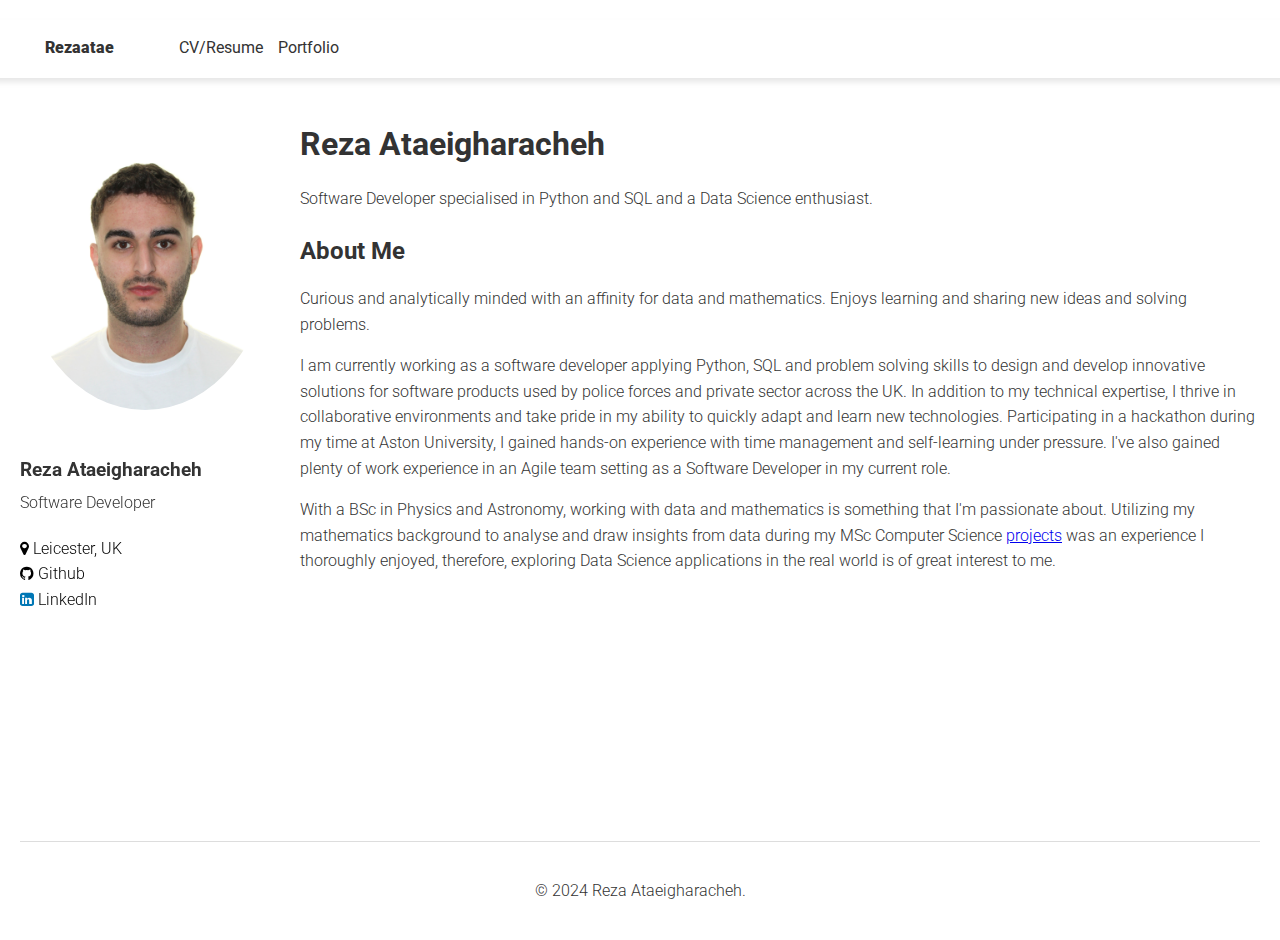
<file: index.html>
<!DOCTYPE html>
<html lang="en">
<head>
    <meta charset="UTF-8">
    <meta name="viewport" content="width=device-width, initial-scale=1.0">
    <link rel="stylesheet" href="https://cdnjs.cloudflare.com/ajax/libs/font-awesome/4.7.0/css/font-awesome.min.css">
    <link rel="stylesheet" href="style.css">
    <link href="https://fonts.googleapis.com/css2?family=Roboto:wght@300;400;700&display=swap" rel="stylesheet">
    <title>Rezaatae.GitHub.io</title>
</head>
<body>
    <header>
        <nav>
            <a href="./">Rezaatae</a>
            <a href="./resume">CV/Resume</a>
            <a href="./portfolio">Portfolio</a>
        </nav>
    </header>
    
    <div class="content-wrapper">
        <aside class="left-section">
            <div class="profile">
                <div class="profile-image">
                    <img src="./assets/photo.jpg" alt="Picture">
                </div>
                <div class="profile-details">
                    <div>
                        <h3>Reza Ataeigharacheh</h3>
                    </div>
                    <div>
                        <p>Software Developer</p>
                    </div>
            </div>
            </div>
            <div class="social-links">
                <a><i class="fa fa-map-marker"></i> Leicester, UK</a>
                <a href="https://github.com/Rezaatae"><i class="fa fa-github"></i> Github</a>
                <a href="https://linkedin.com/in/reza-ataeigharacheh-62172a17b"><i class="fa fa-linkedin-square" style="color:#0077B5;"></i> LinkedIn</a>
            </div>
        </aside>

        <main class="right-section">
            <h1>Reza Ataeigharacheh</h1>
            <p>Software Developer specialised in Python and SQL and a Data Science enthusiast.</p>
            
            <h2>About Me</h2>
            <p>Curious and analytically minded with an affinity for data and mathematics. Enjoys learning and sharing new ideas and solving problems.</p>

            <p>I am currently working as a software developer applying Python, SQL and problem solving skills to design and develop innovative solutions for software 
                products used by police forces and private sector across the UK. In addition to my technical expertise, I thrive in collaborative environments and take pride in my ability to quickly adapt and learn new technologies. 
                Participating in a hackathon during my time at Aston University, I gained hands-on experience with time management and self-learning under pressure. I've also 
                gained plenty of work experience in an Agile team setting as a Software Developer in my current role.</p>
            
            <p>With a BSc in Physics and Astronomy, working with data and mathematics is something that I'm passionate about. Utilizing my mathematics background 
                to analyse and draw insights from data during my MSc Computer Science <a href="./portfolio">projects</a> was an experience I thoroughly enjoyed, therefore, exploring Data Science applications in the real world is of great interest to me.</p>


        </main>
    </div>

    <footer>
        <p>&copy; 2024 Reza Ataeigharacheh.</p>
    </footer>
</body>
</html>
</file>
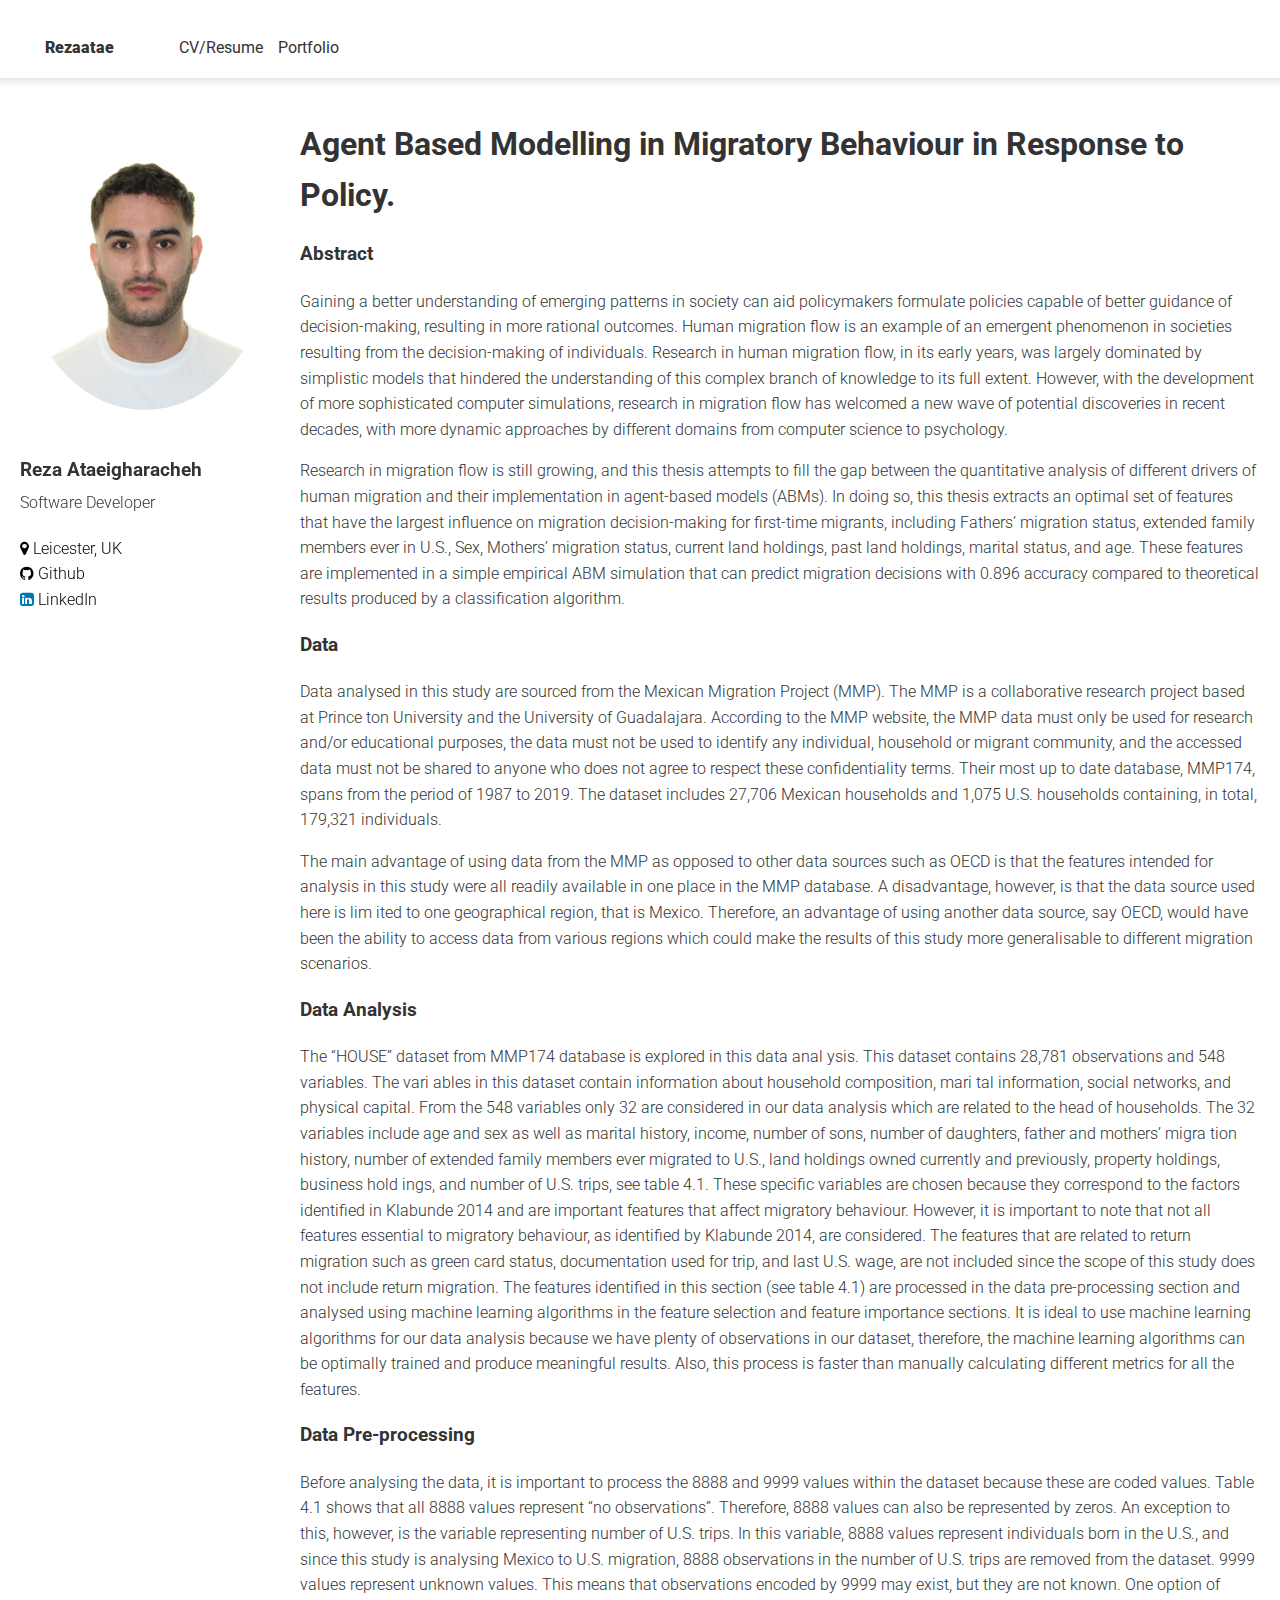
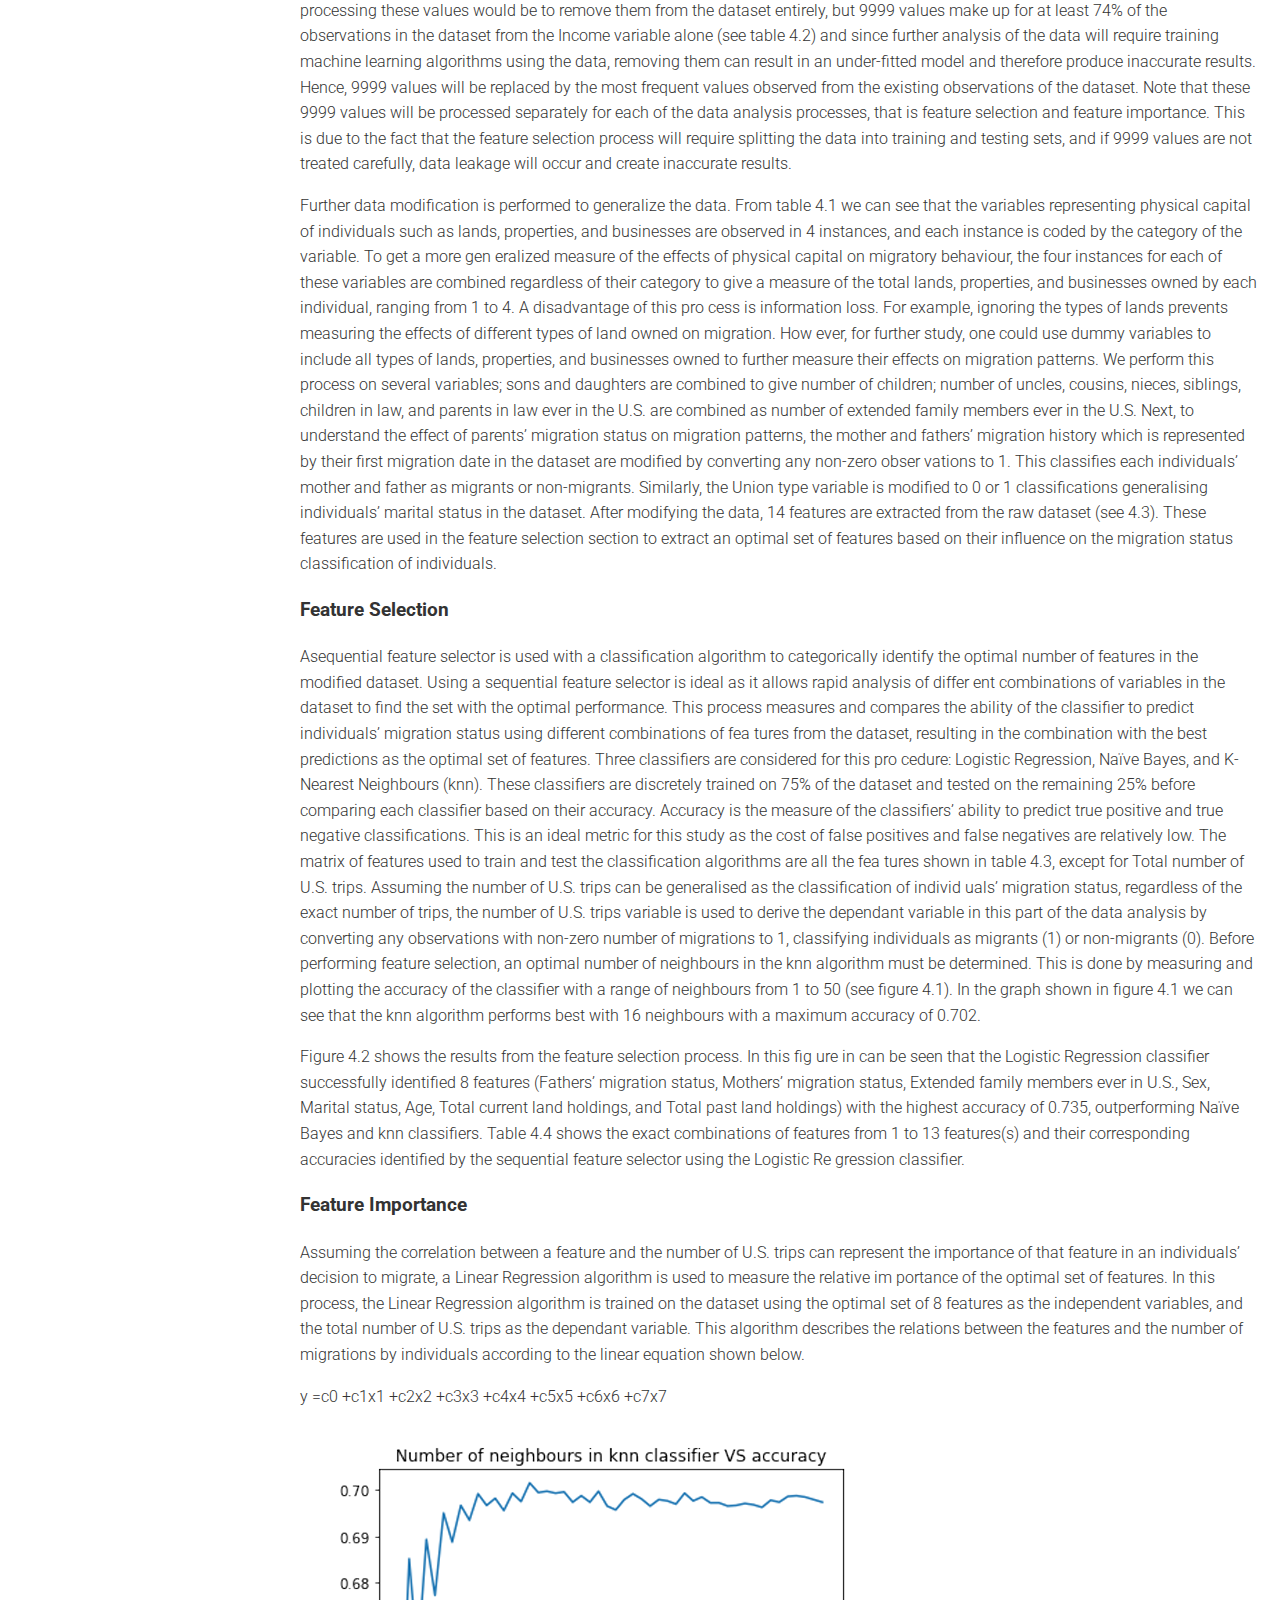
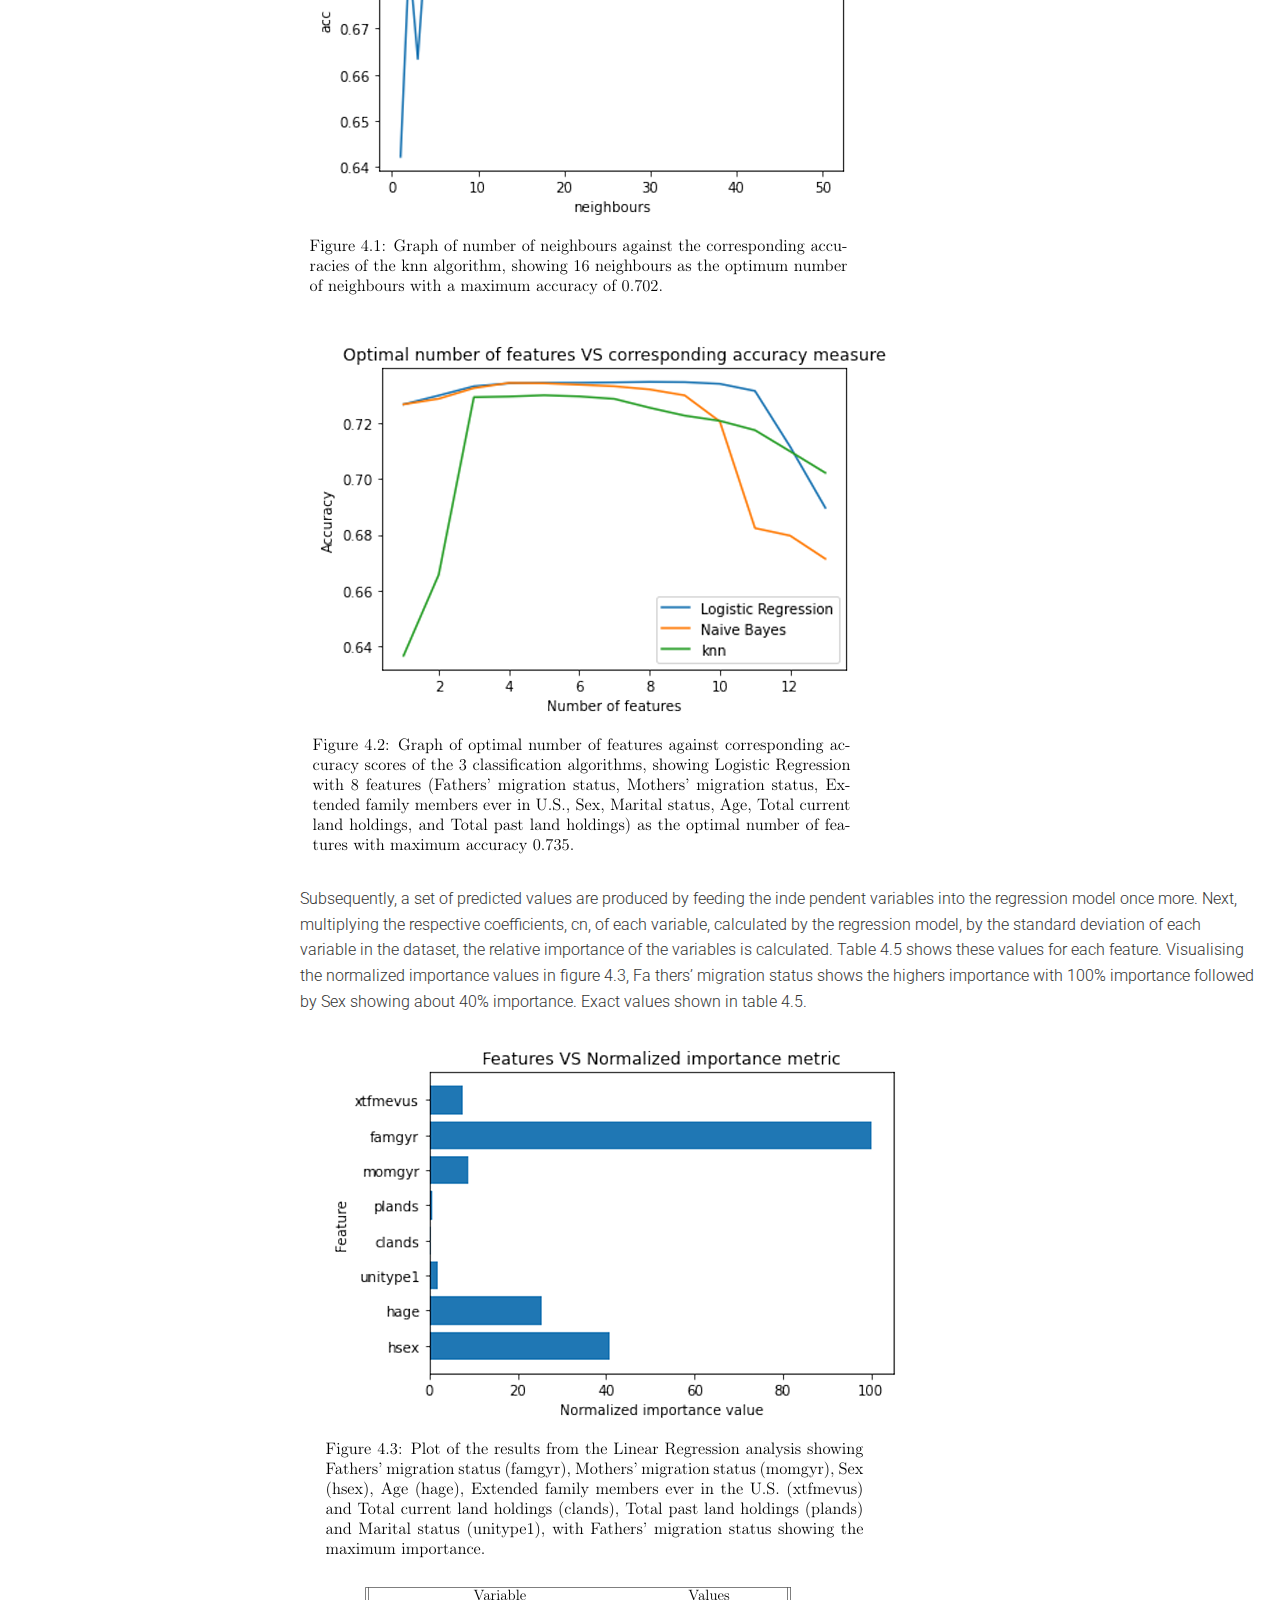
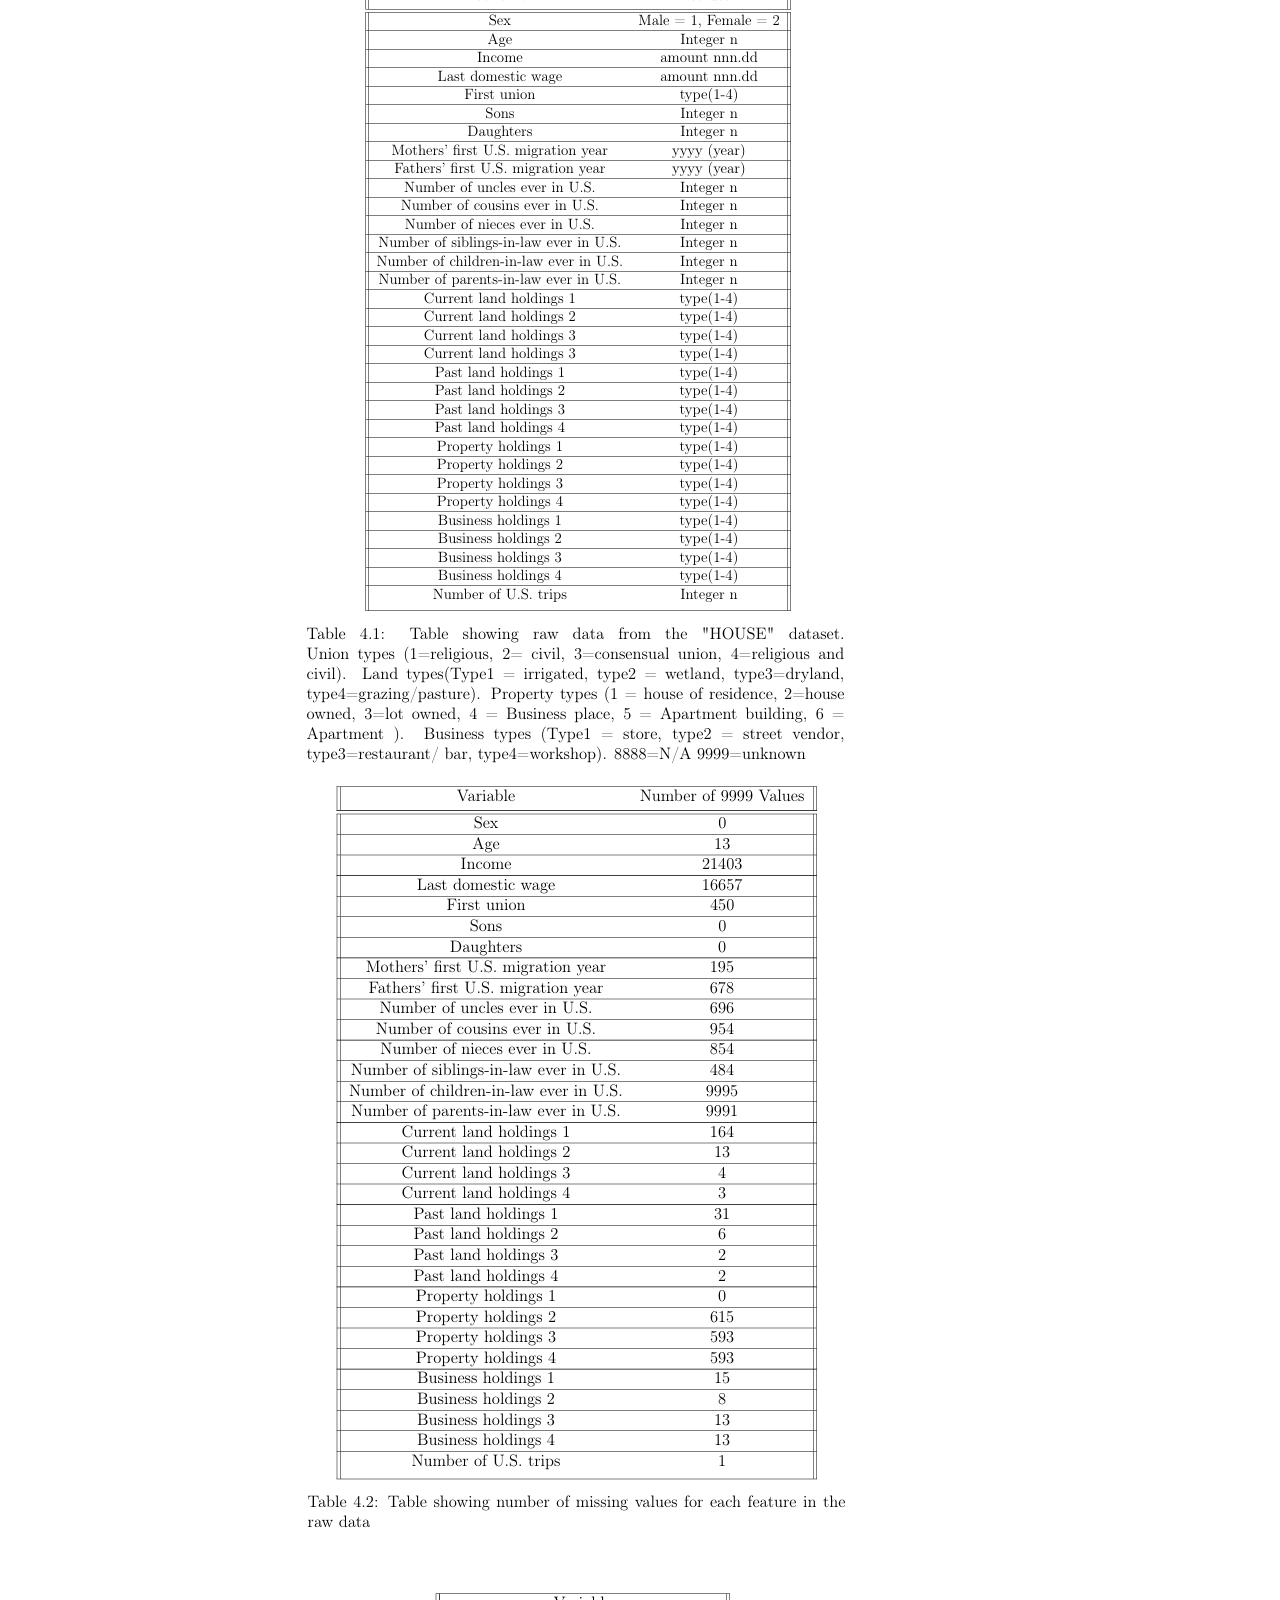
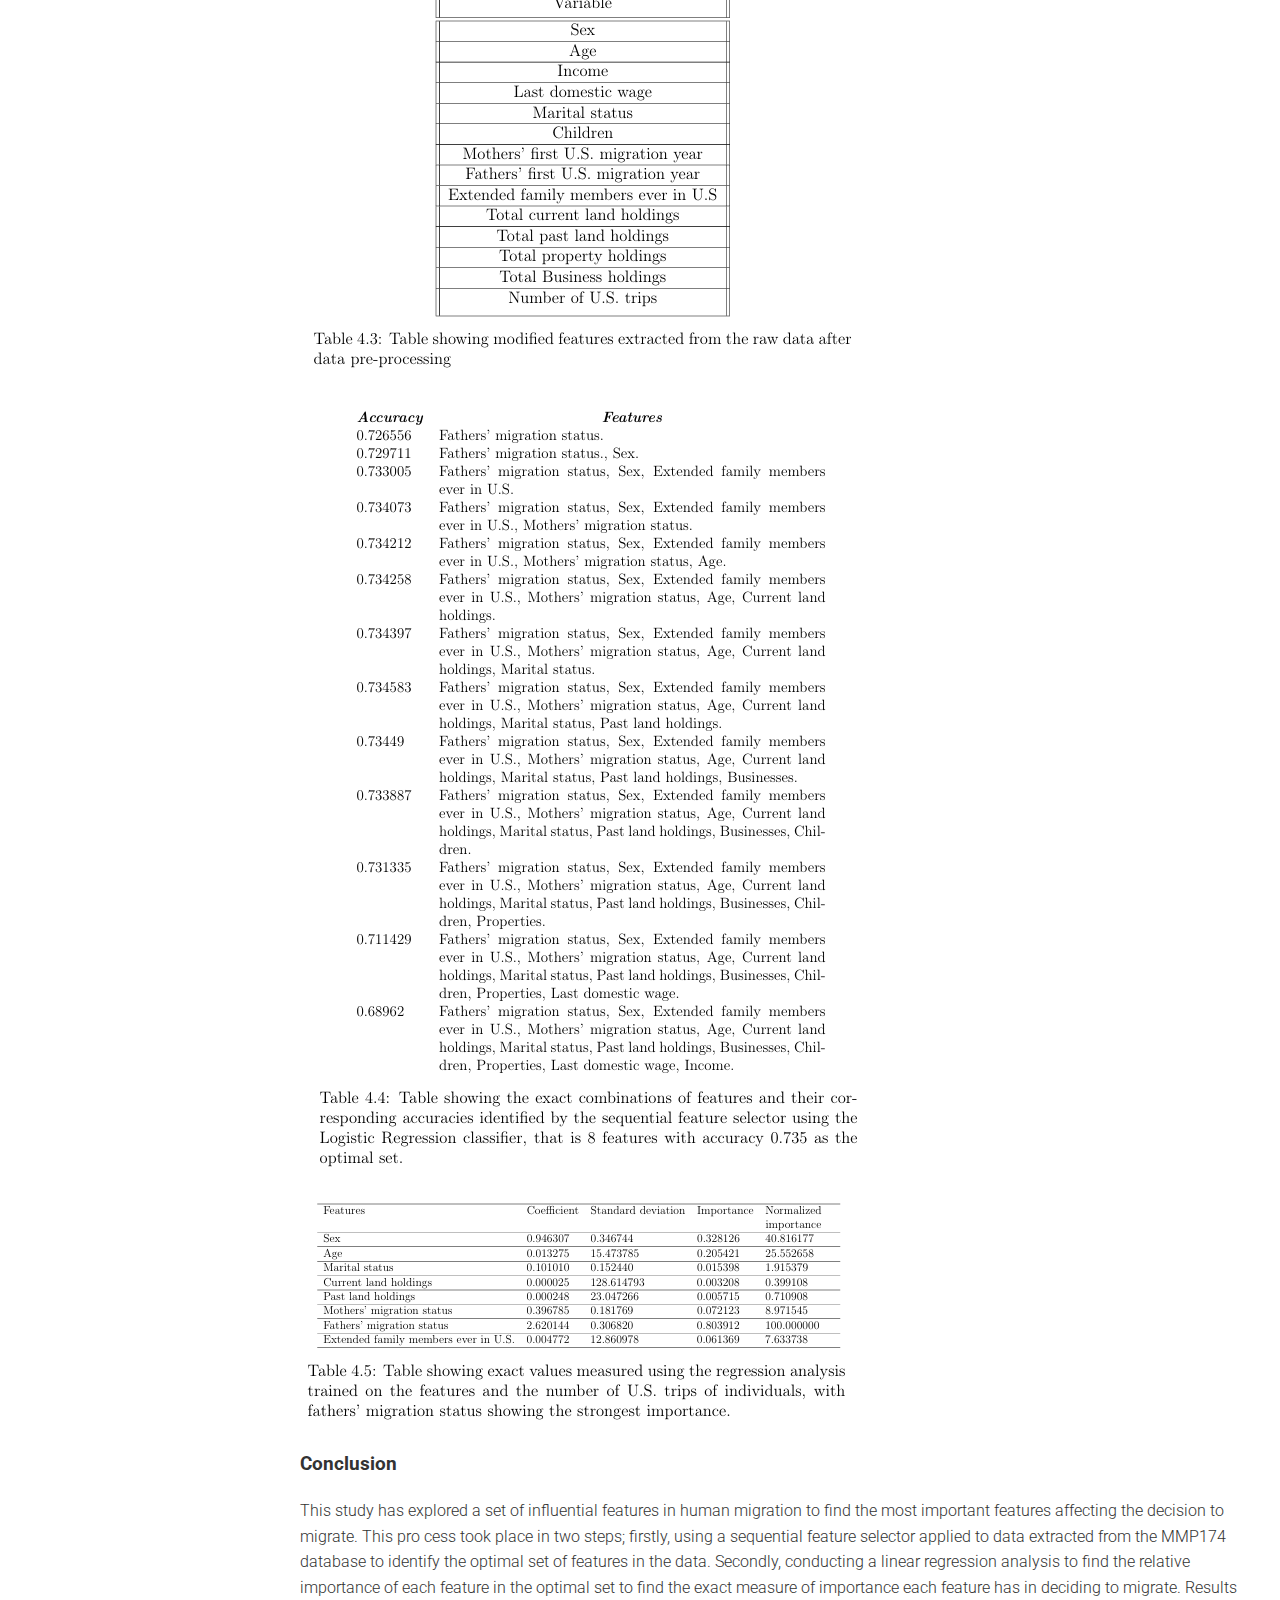
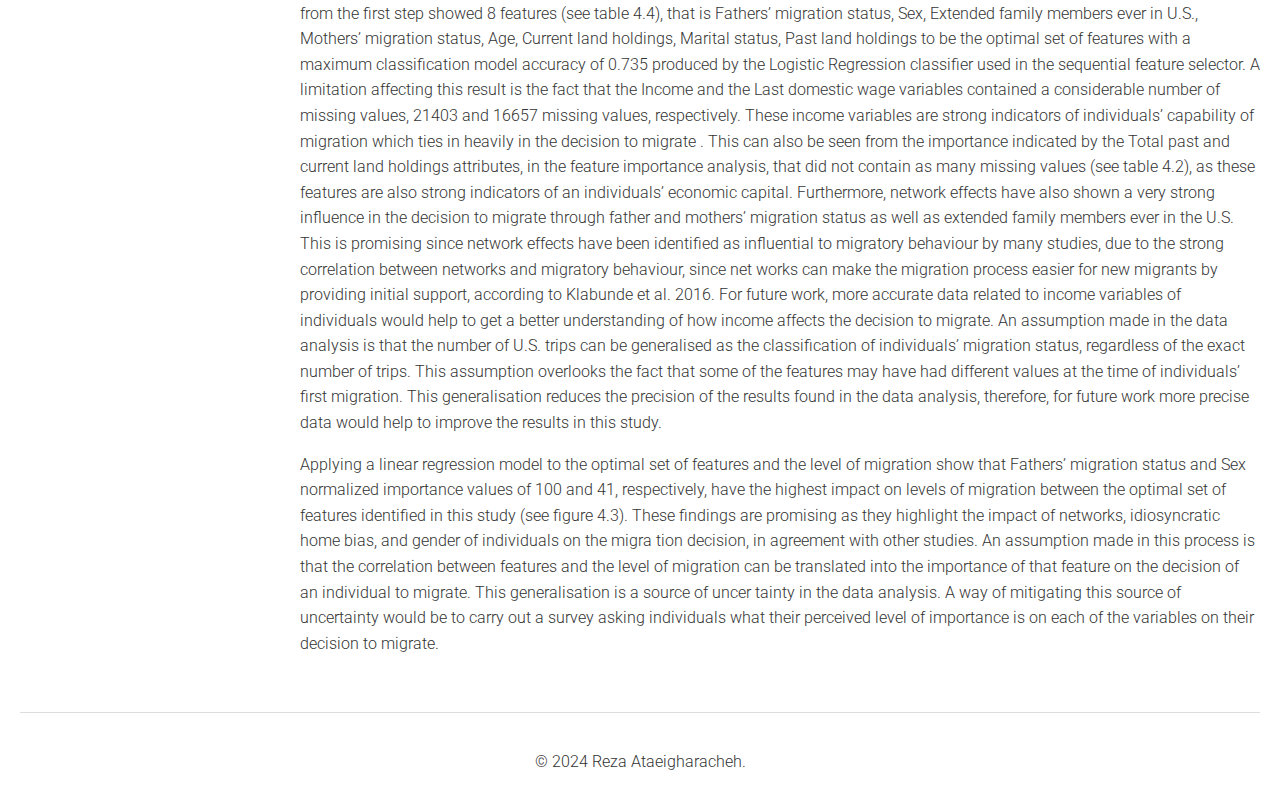
<file: abm.html>
<!DOCTYPE html>
<html lang="en">
<head>
    <meta charset="UTF-8">
    <meta name="viewport" content="width=device-width, initial-scale=1.0">
    <link rel="stylesheet" href="https://cdnjs.cloudflare.com/ajax/libs/font-awesome/4.7.0/css/font-awesome.min.css">
    <link rel="stylesheet" href="style.css">
    <link href="https://fonts.googleapis.com/css2?family=Roboto:wght@300;400;700&display=swap" rel="stylesheet">
    <title>Rezaatae.GitHub.io</title>
</head>
<body>
    <header>
        <nav>
            <a href="./">Rezaatae</a>
            <a href="./resume">CV/Resume</a>
            <a href="./portfolio">Portfolio</a>
        </nav>
    </header>

    <div class="content-wrapper">
        <aside class="left-section">
            <div class="profile">
                <div class="profile-image">
                    <img src="./assets/photo.jpg" alt="Picture">
                </div>
                <div class="profile-details">
                    <div>
                        <h3>Reza Ataeigharacheh</h3>
                    </div>
                    <div>
                        <p>Software Developer</p>
                    </div>
            </div>
            </div>
            <div class="social-links">
                <a><i class="fa fa-map-marker"></i> Leicester, UK</a>
                <a href="https://github.com/Rezaatae"><i class="fa fa-github"></i> Github</a>
                <a href="https://linkedin.com/in/reza-ataeigharacheh-62172a17b"><i class="fa fa-linkedin-square" style="color:#0077B5;"></i> LinkedIn</a>
            </div>
        </aside>

        <main class="right-section">
            <h1>Agent Based Modelling in Migratory
                Behaviour in Response to Policy.</h1>
            
                <h3>Abstract</h3>
                <p>Gaining a better understanding of emerging patterns in society can aid policymakers formulate policies capable of better guidance of decision-making, resulting in more rational outcomes. Human migration flow is an example of an emergent phenomenon in societies resulting from the decision-making of individuals. Research in human migration flow, in its early years, was largely dominated by simplistic models that hindered the understanding of this complex branch of knowledge to its full extent. However, with the development of more sophisticated computer simulations, research in migration flow has welcomed a new wave of potential discoveries in recent decades, with more dynamic approaches by different domains from computer science to psychology.</p>
                
                <p>Research in migration flow is still growing, and this thesis attempts to fill the gap between the quantitative analysis of different drivers of human migration and their implementation in agent-based models (ABMs). In doing so, this thesis extracts an optimal set of features that have the largest influence on migration decision-making for first-time migrants, including Fathers’ migration status, extended family members ever in U.S., Sex, Mothers’ migration status, current land holdings, past land holdings, marital status, and age. These features are implemented in a simple empirical ABM simulation that can predict migration decisions with 0.896 accuracy compared to theoretical results produced by a classification algorithm.</p>

                <h3>Data</h3>
                <p>Data analysed in this study are sourced from the Mexican Migration Project
                    (MMP). The MMP is a collaborative research project based at Prince
                    ton University and the University of Guadalajara. According to the MMP
                    website, the MMP data must only be used for research and/or educational
                    purposes, the data must not be used to identify any individual, household
                    or migrant community, and the accessed data must not be shared to anyone
                    who does not agree to respect these confidentiality terms. Their most up to
                    date database, MMP174, spans from the period of 1987 to 2019. The dataset
                    includes 27,706 Mexican households and 1,075 U.S. households containing, in
                    total, 179,321 individuals.</p>
                    
                <p>The main advantage of using data from the MMP
                    as opposed to other data sources such as OECD is that the features intended
                    for analysis in this study were all readily available in one place in the MMP
                    database. A disadvantage, however, is that the data source used here is lim
                    ited to one geographical region, that is Mexico. Therefore, an advantage of
                    using another data source, say OECD, would have been the ability to access
                    data from various regions which could make the results of this study more
                    generalisable to different migration scenarios.</p>
                <h3>Data Analysis</h3>
                <p>The “HOUSE” dataset from MMP174 database is explored in this data anal
                    ysis. This dataset contains 28,781 observations and 548 variables. The vari
                    ables in this dataset contain information about household composition, mari
                    tal information, social networks, and physical capital. From the 548 variables
                     only 32 are considered in our data analysis which are related to the head of
                     households. The 32 variables include age and sex as well as marital history,
                     income, number of sons, number of daughters, father and mothers’ migra
                    tion history, number of extended family members ever migrated to U.S., land
                     holdings owned currently and previously, property holdings, business hold
                    ings, and number of U.S. trips, see table 4.1. These specific variables are
                     chosen because they correspond to the factors identified in Klabunde 2014
                     and are important features that affect migratory behaviour. However, it
                     is important to note that not all features essential to migratory behaviour,
                     as identified by Klabunde 2014, are considered. The features that are
                     related to return migration such as green card status, documentation used
                     for trip, and last U.S. wage, are not included since the scope of this study
                     does not include return migration. The features identified in this section (see
                     table 4.1) are processed in the data pre-processing section and analysed using
                     machine learning algorithms in the feature selection and feature importance
                     sections. It is ideal to use machine learning algorithms for our data analysis
                     because we have plenty of observations in our dataset, therefore, the machine
                     learning algorithms can be optimally trained and produce meaningful results.
                     Also, this process is faster than manually calculating different metrics for all
                     the features.</p>
                     <h3>Data Pre-processing</h3>
                     <p>Before analysing the data, it is important to process the 8888 and 9999
                        values within the dataset because these are coded values. Table 4.1 shows
                        that all 8888 values represent “no observations”. Therefore, 8888 values can
                        also be represented by zeros. An exception to this, however, is the variable
                        representing number of U.S. trips. In this variable, 8888 values represent
                        individuals born in the U.S., and since this study is analysing Mexico to
                        U.S. migration, 8888 observations in the number of U.S. trips are removed
                        from the dataset. 9999 values represent unknown values. This means that
                        observations encoded by 9999 may exist, but they are not known. One option
                        of processing these values would be to remove them from the dataset entirely,
                        but 9999 values make up for at least 74% of the observations in the dataset
                        from the Income variable alone (see table 4.2) and since further analysis
                        of the data will require training machine learning algorithms using the data,
                        removing them can result in an under-fitted model and therefore produce
                        inaccurate results. Hence, 9999 values will be replaced by the most frequent
                        values observed from the existing observations of the dataset. Note that
                        these 9999 values will be processed separately for each of the data analysis
                        processes, that is feature selection and feature importance. This is due to
                        the fact that the feature selection process will require splitting the data into
                        training and testing sets, and if 9999 values are not treated carefully, data
                        leakage will occur and create inaccurate results.</p>

                    <p>
                        Further data modification is performed to generalize the data. From table
 4.1 we can see that the variables representing physical capital of individuals
 such as lands, properties, and businesses are observed in 4 instances, and
 each instance is coded by the category of the variable. To get a more gen
eralized measure of the effects of physical capital on migratory behaviour,
 the four instances for each of these variables are combined regardless of their
 category to give a measure of the total lands, properties, and businesses owned by each individual, ranging from 1 to 4. A disadvantage of this pro
 cess is information loss. For example, ignoring the types of lands prevents
  measuring the effects of different types of land owned on migration. How
 ever, for further study, one could use dummy variables to include all types
  of lands, properties, and businesses owned to further measure their effects
  on migration patterns. We perform this process on several variables; sons
  and daughters are combined to give number of children; number of uncles,
  cousins, nieces, siblings, children in law, and parents in law ever in the U.S.
  are combined as number of extended family members ever in the U.S. Next,
  to understand the effect of parents’ migration status on migration patterns,
  the mother and fathers’ migration history which is represented by their first
  migration date in the dataset are modified by converting any non-zero obser
 vations to 1. This classifies each individuals’ mother and father as migrants
  or non-migrants. Similarly, the Union type variable is modified to 0 or 1
  classifications generalising individuals’ marital status in the dataset. After
  modifying the data, 14 features are extracted from the raw dataset (see 4.3).
  These features are used in the feature selection section to extract an optimal
  set of features based on their influence on the migration status classification
  of individuals.
                     </p>
                     <h3>Feature Selection</h3>
                     <p>Asequential feature selector is used with a classification algorithm to
                        categorically identify the optimal number of features in the modified dataset.
                        Using a sequential feature selector is ideal as it allows rapid analysis of differ
                       ent combinations of variables in the dataset to find the set with the optimal
                        performance. This process measures and compares the ability of the classifier
                        to predict individuals’ migration status using different combinations of fea
                       tures from the dataset, resulting in the combination with the best predictions
                        as the optimal set of features. Three classifiers are considered for this pro
                       cedure: Logistic Regression, Naïve Bayes, and K-Nearest Neighbours (knn).
                        These classifiers are discretely trained on 75% of the dataset and tested on
                        the remaining 25% before comparing each classifier based on their accuracy.
                        Accuracy is the measure of the classifiers’ ability to predict true positive and
                        true negative classifications. This is an ideal metric for this study as the
                        cost of false positives and false negatives are relatively low. The matrix of
                        features used to train and test the classification algorithms are all the fea
                       tures shown in table 4.3, except for Total number of U.S. trips. Assuming
                       the number of U.S. trips can be generalised as the classification of individ
                       uals’ migration status, regardless of the exact number of trips, the number
                        of U.S. trips variable is used to derive the dependant variable in this part
                        of the data analysis by converting any observations with non-zero number
                        of migrations to 1, classifying individuals as migrants (1) or non-migrants
                        (0). Before performing feature selection, an optimal number of neighbours
                        in the knn algorithm must be determined. This is done by measuring and
                        plotting the accuracy of the classifier with a range of neighbours from 1 to
                        50 (see figure 4.1). In the graph shown in figure 4.1 we can see that the knn
                        algorithm performs best with 16 neighbours with a maximum accuracy of
                        0.702.</p>
                     <p>Figure 4.2 shows the results from the feature selection process. In this fig
                        ure in can be seen that the Logistic Regression classifier successfully identified
                         8 features (Fathers’ migration status, Mothers’ migration status, Extended
                         family members ever in U.S., Sex, Marital status, Age, Total current land
                         holdings, and Total past land holdings) with the highest accuracy of 0.735,
                         outperforming Naïve Bayes and knn classifiers. Table 4.4 shows the exact
                         combinations of features from 1 to 13 features(s) and their corresponding
                         accuracies identified by the sequential feature selector using the Logistic Re
                        gression classifier.</p>
                     <h3>Feature Importance</h3>
                     <p>Assuming the correlation between a feature and the number of U.S. trips
                        can represent the importance of that feature in an individuals’ decision to
                        migrate, a Linear Regression algorithm is used to measure the relative im
                       portance of the optimal set of features. In this process, the Linear Regression
                        algorithm is trained on the dataset using the optimal set of 8 features as the
                        independent variables, and the total number of U.S. trips as the dependant
                        variable. This algorithm describes the relations between the features and the
                        number of migrations by individuals according to the linear equation shown
                        below.</p>
                     <p>y =c0 +c1x1 +c2x2 +c3x3 +c4x4 +c5x5 +c6x6 +c7x7</p>
                     <img src="./assets/abmf4-1.png" alt="alt">
                     <img src="./assets/abmf4-2.png" alt="alt">
                     <p>Subsequently, a set of predicted values are produced by feeding the inde
                        pendent variables into the regression model once more. Next, multiplying
                         the respective coefficients, cn, of each variable, calculated by the regression
                         model, by the standard deviation of each variable in the dataset, the relative
                         importance of the variables is calculated. Table 4.5 shows these values for
                         each feature. Visualising the normalized importance values in figure 4.3, Fa
                        thers’ migration status shows the highers importance with 100% importance
                         followed by Sex showing about 40% importance. Exact values shown in table
                         4.5.</p>
                     <img src="./assets/abmf4-3.png" alt="alt">
                     <img src="./assets/abmt4-1.png" alt="alt">
                     <img src="./assets/abmt4-2.png" alt="alt">
                     <img src="./assets/abmt4-3.png" alt="alt">
                     <img src="./assets/abmt4-4.png" alt="alt">
                     <img src="./assets/abmt4-5.png" alt="alt">


                    <h3>Conclusion</h3>
                    <p>This study has explored a set of influential features in human migration to
                        find the most important features affecting the decision to migrate. This pro
                       cess took place in two steps; firstly, using a sequential feature selector applied
                        to data extracted from the MMP174 database to identify the optimal set of
                        features in the data. Secondly, conducting a linear regression analysis to find
                        the relative importance of each feature in the optimal set to find the exact
                        measure of importance each feature has in deciding to migrate. Results from
                        the first step showed 8 features (see table 4.4), that is Fathers’ migration
                        status, Sex, Extended family members ever in U.S., Mothers’ migration status, 
                        Age, Current land holdings, Marital status, Past land holdings to be
                        the optimal set of features with a maximum classification model accuracy of
                        0.735 produced by the Logistic Regression classifier used in the sequential
                        feature selector. A limitation affecting this result is the fact that the Income
                        and the Last domestic wage variables contained a considerable number of
                        missing values, 21403 and 16657 missing values, respectively. These income
                        variables are strong indicators of individuals’ capability of migration which
                        ties in heavily in the decision to migrate . This can also be seen
                        from the importance indicated by the Total past and current land holdings
                        attributes, in the feature importance analysis, that did not contain as many
                        missing values (see table 4.2), as these features are also strong indicators
                        of an individuals’ economic capital. Furthermore, network effects have also
                        shown a very strong influence in the decision to migrate through father and mothers’ migration status as well as extended family members ever in the
                        U.S. This is promising since network effects have been identified as influential
                        to migratory behaviour by many studies, due to
                        the strong correlation between networks and migratory behaviour, since net
                       works can make the migration process easier for new migrants by providing
                        initial support, according to Klabunde et al. 2016. For future work,
                        more accurate data related to income variables of individuals would help to
                        get a better understanding of how income affects the decision to migrate. An
                        assumption made in the data analysis is that the number of U.S. trips can be
                        generalised as the classification of individuals’ migration status, regardless
                        of the exact number of trips. This assumption overlooks the fact that some
                        of the features may have had different values at the time of individuals’ first
                        migration. This generalisation reduces the precision of the results found in
                        the data analysis, therefore, for future work more precise data would help to
                        improve the results in this study.</p>
                        <p>Applying a linear regression model to the optimal set of features and the
                            level of migration show that Fathers’ migration status and Sex normalized
                            importance values of 100 and 41, respectively, have the highest impact on
                            levels of migration between the optimal set of features identified in this study
                            (see figure 4.3). These findings are promising as they highlight the impact of
                            networks, idiosyncratic home bias, and gender of individuals on the migra
                           tion decision, in agreement with other studies. An assumption
                            made in this process is that the correlation between features and the level
                            of migration can be translated into the importance of that feature on the
                            decision of an individual to migrate. This generalisation is a source of uncer
                           tainty in the data analysis. A way of mitigating this source of uncertainty
                            would be to carry out a survey asking individuals what their perceived level
                            of importance is on each of the variables on their decision to migrate.</p>

                        
                    

        </main>
    </div>

    <footer>
        <p>&copy; 2024 Reza Ataeigharacheh.</p>
    </footer>
</body>
</html>
</file>
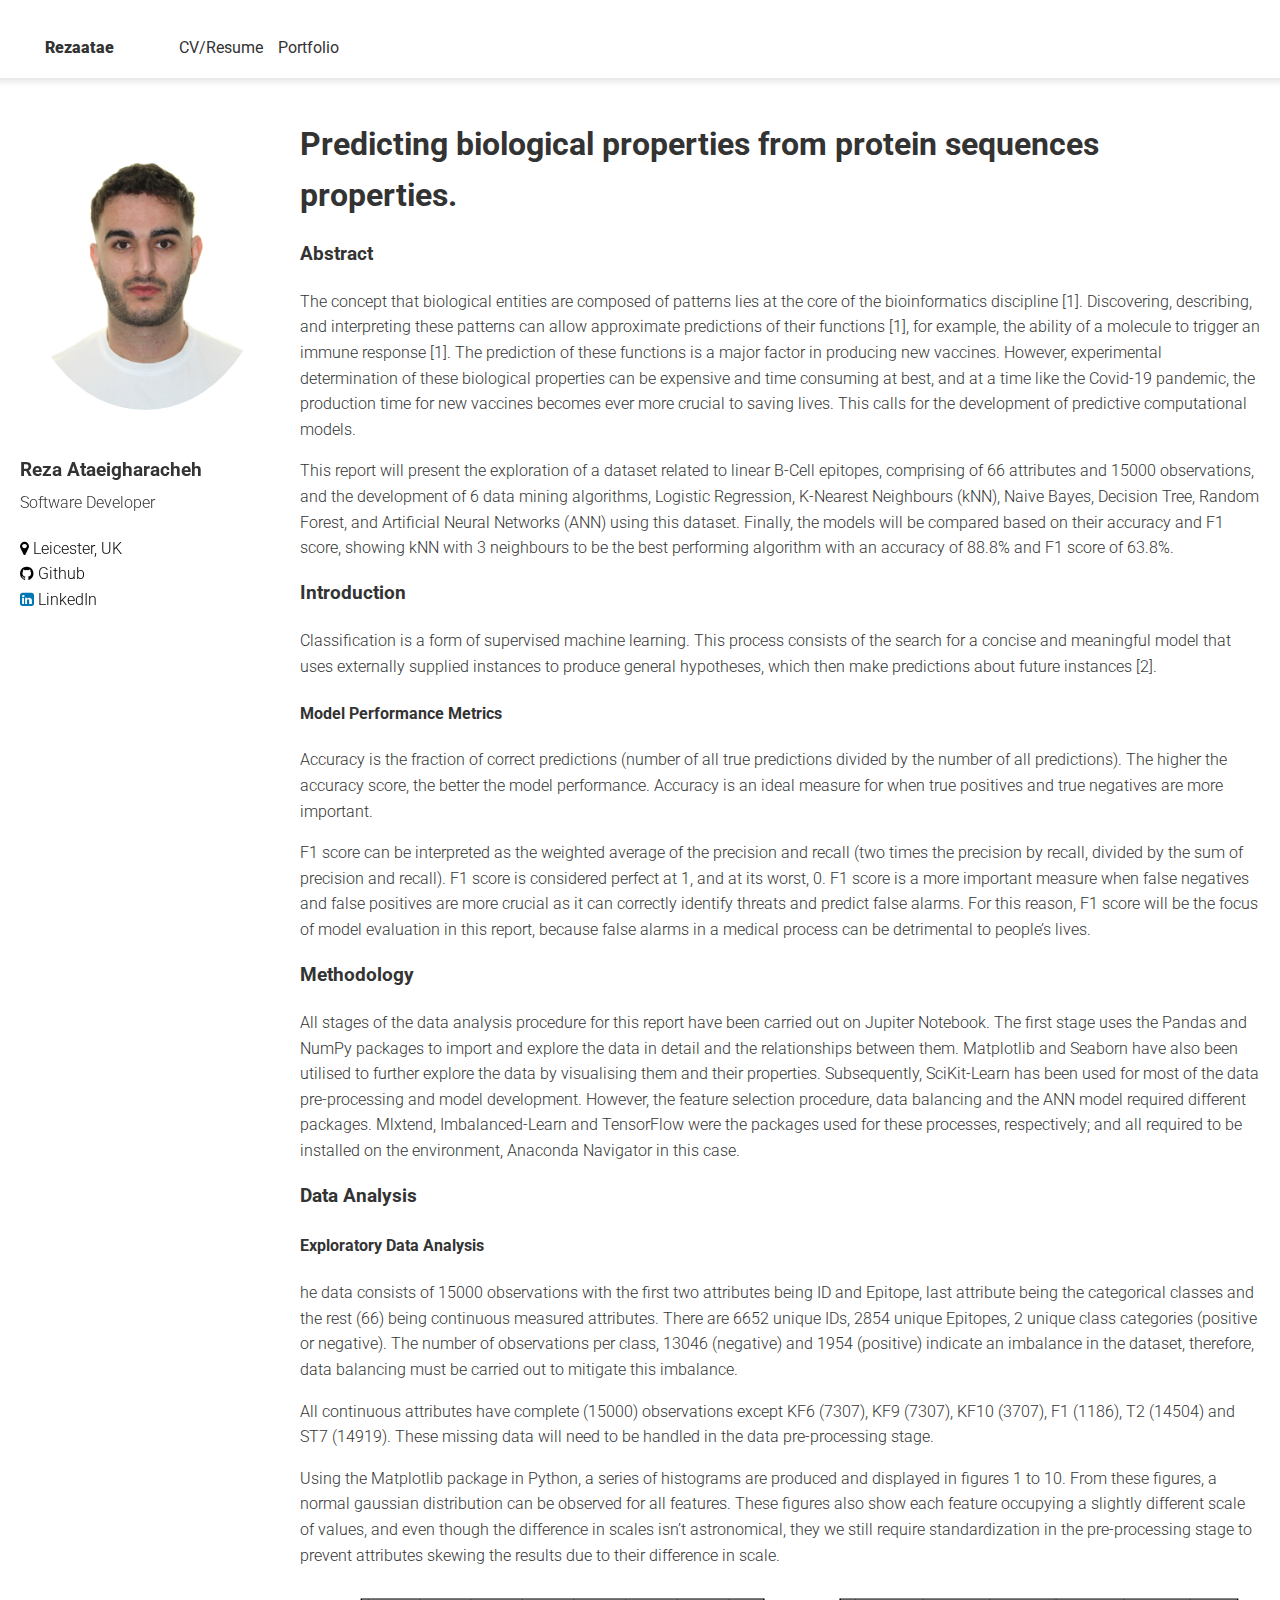
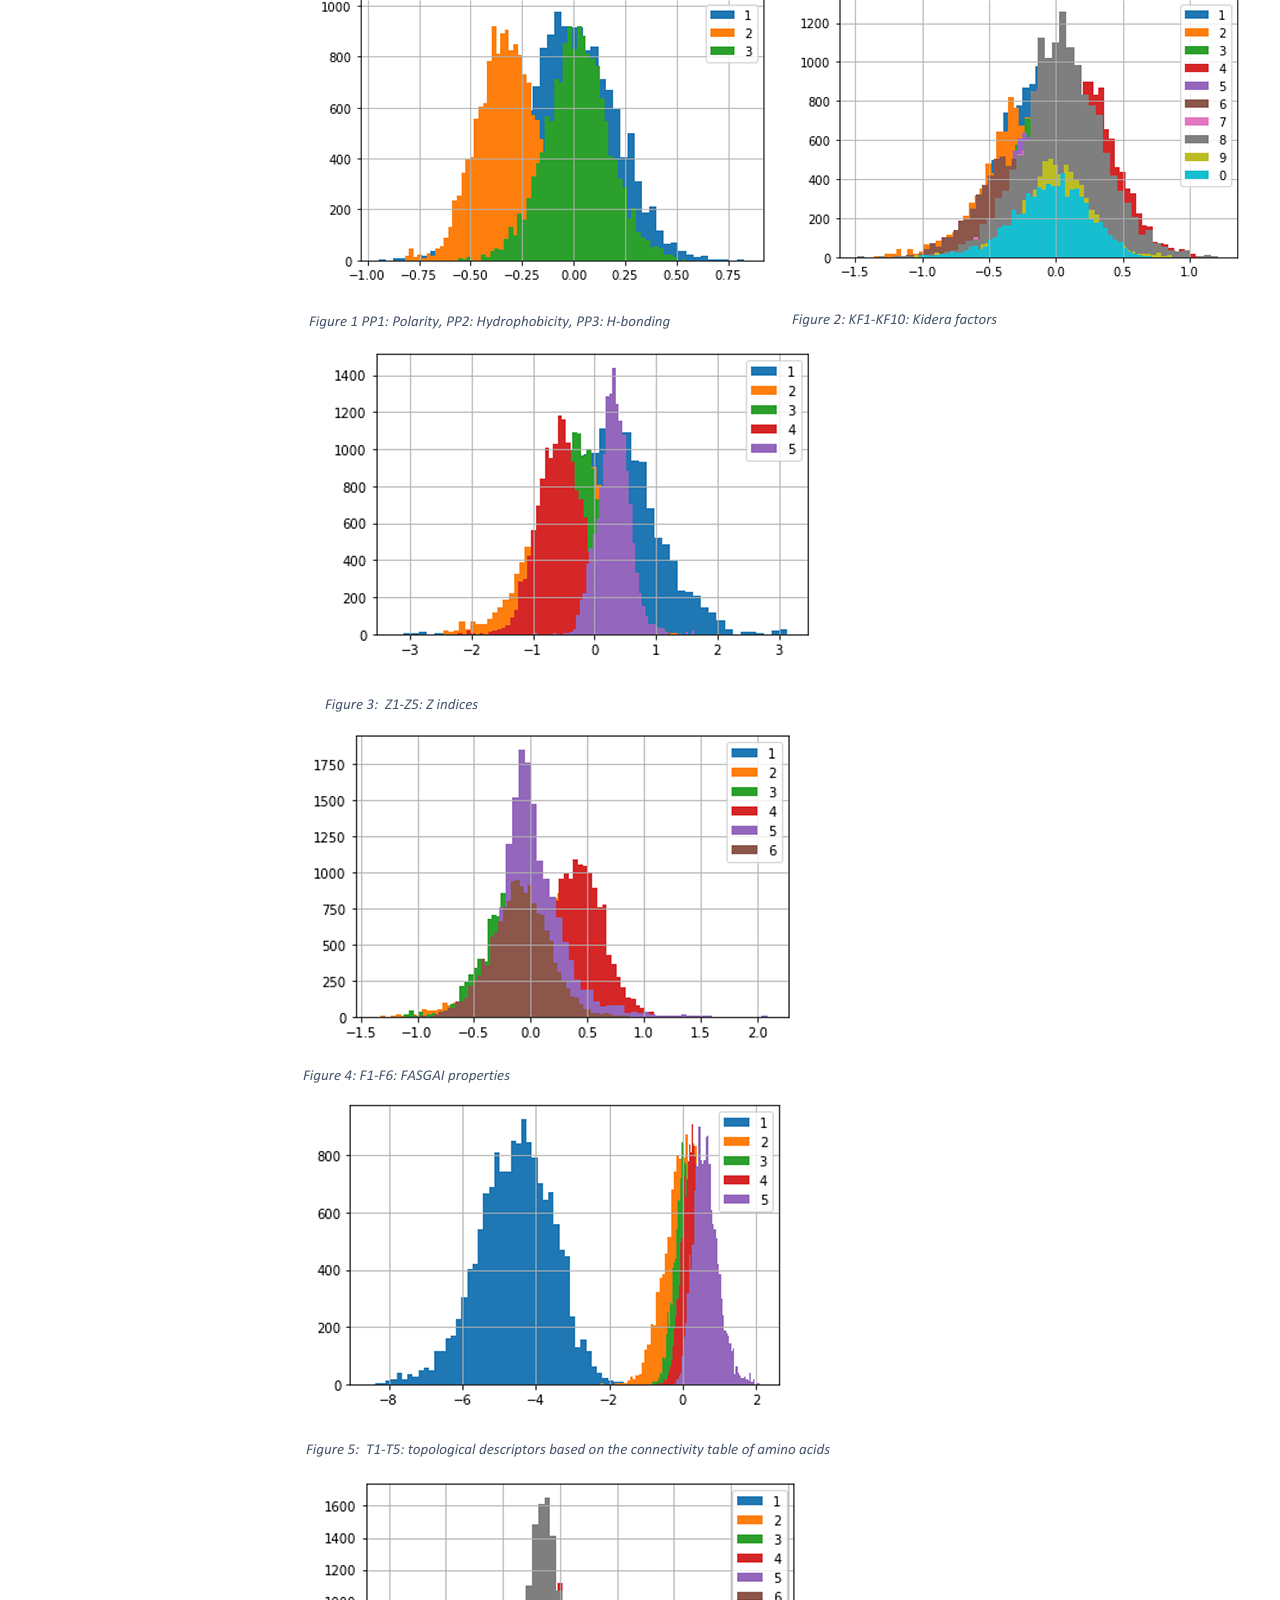
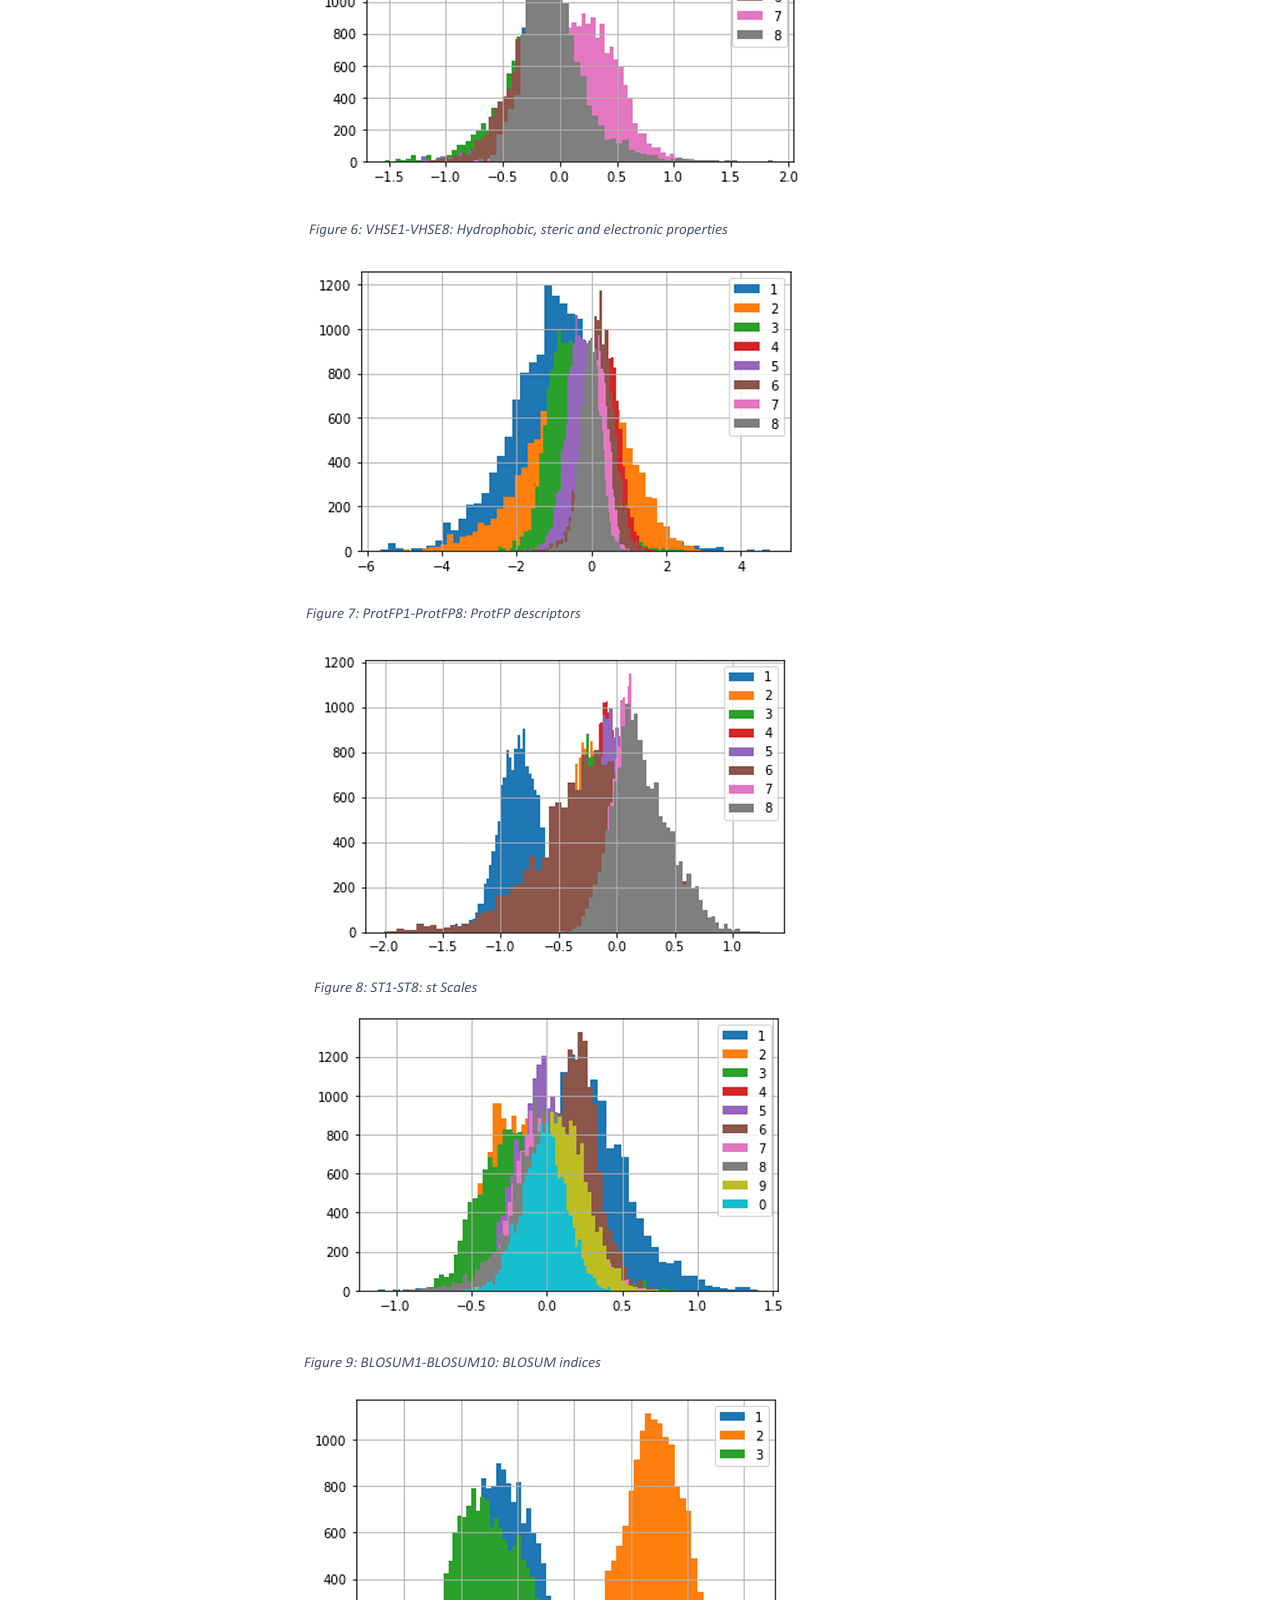
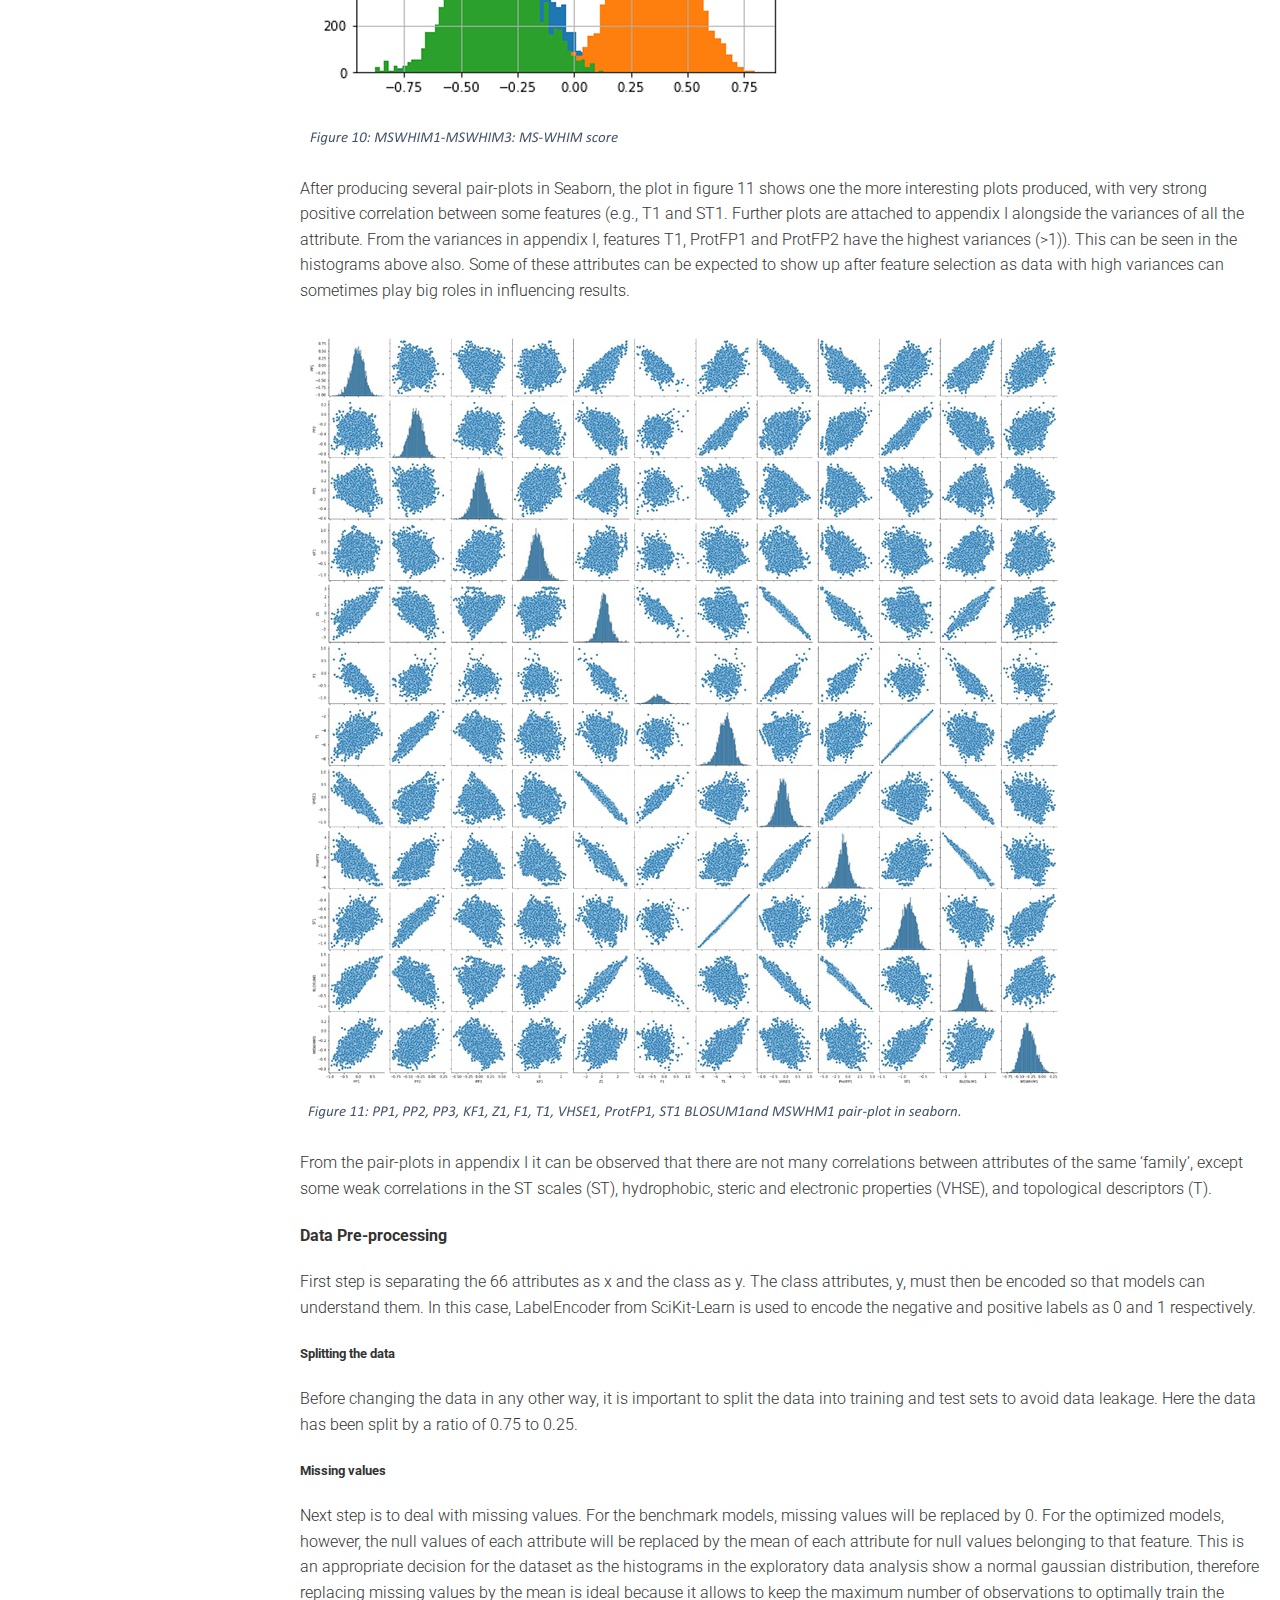
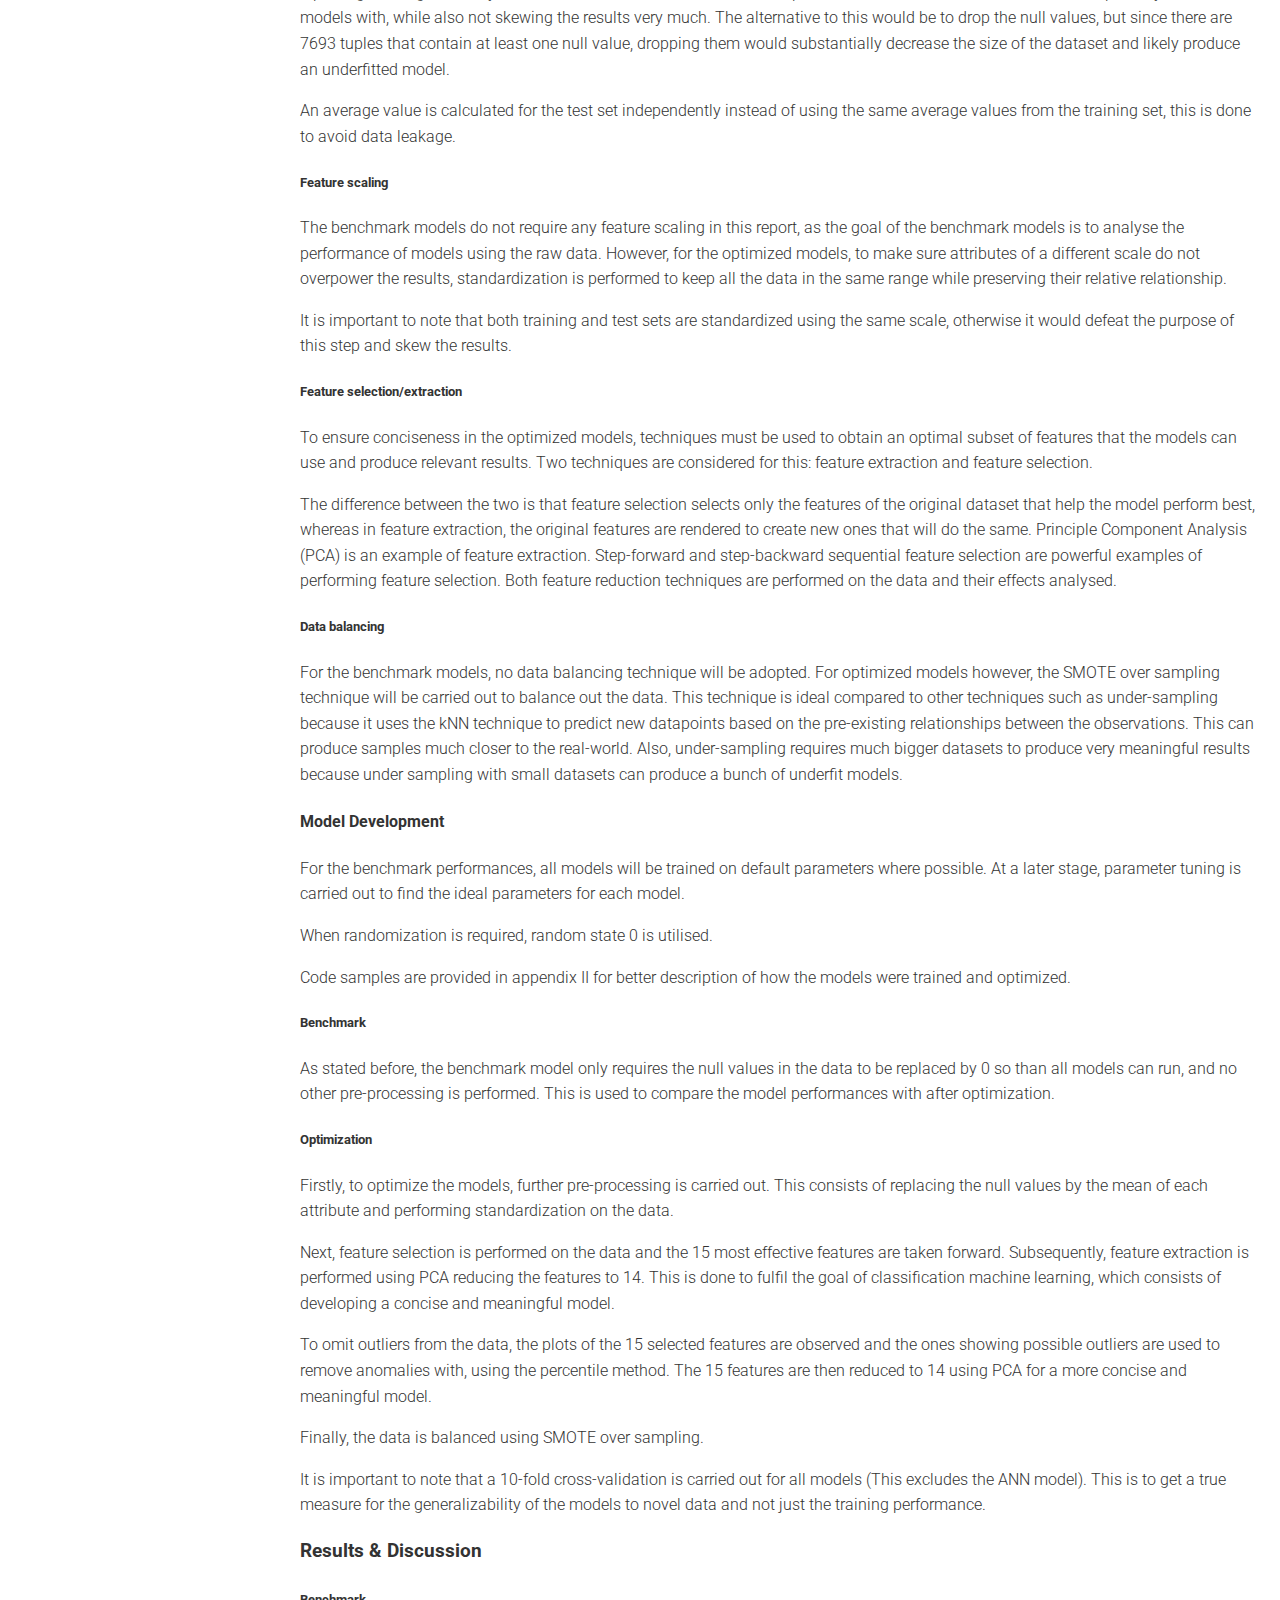
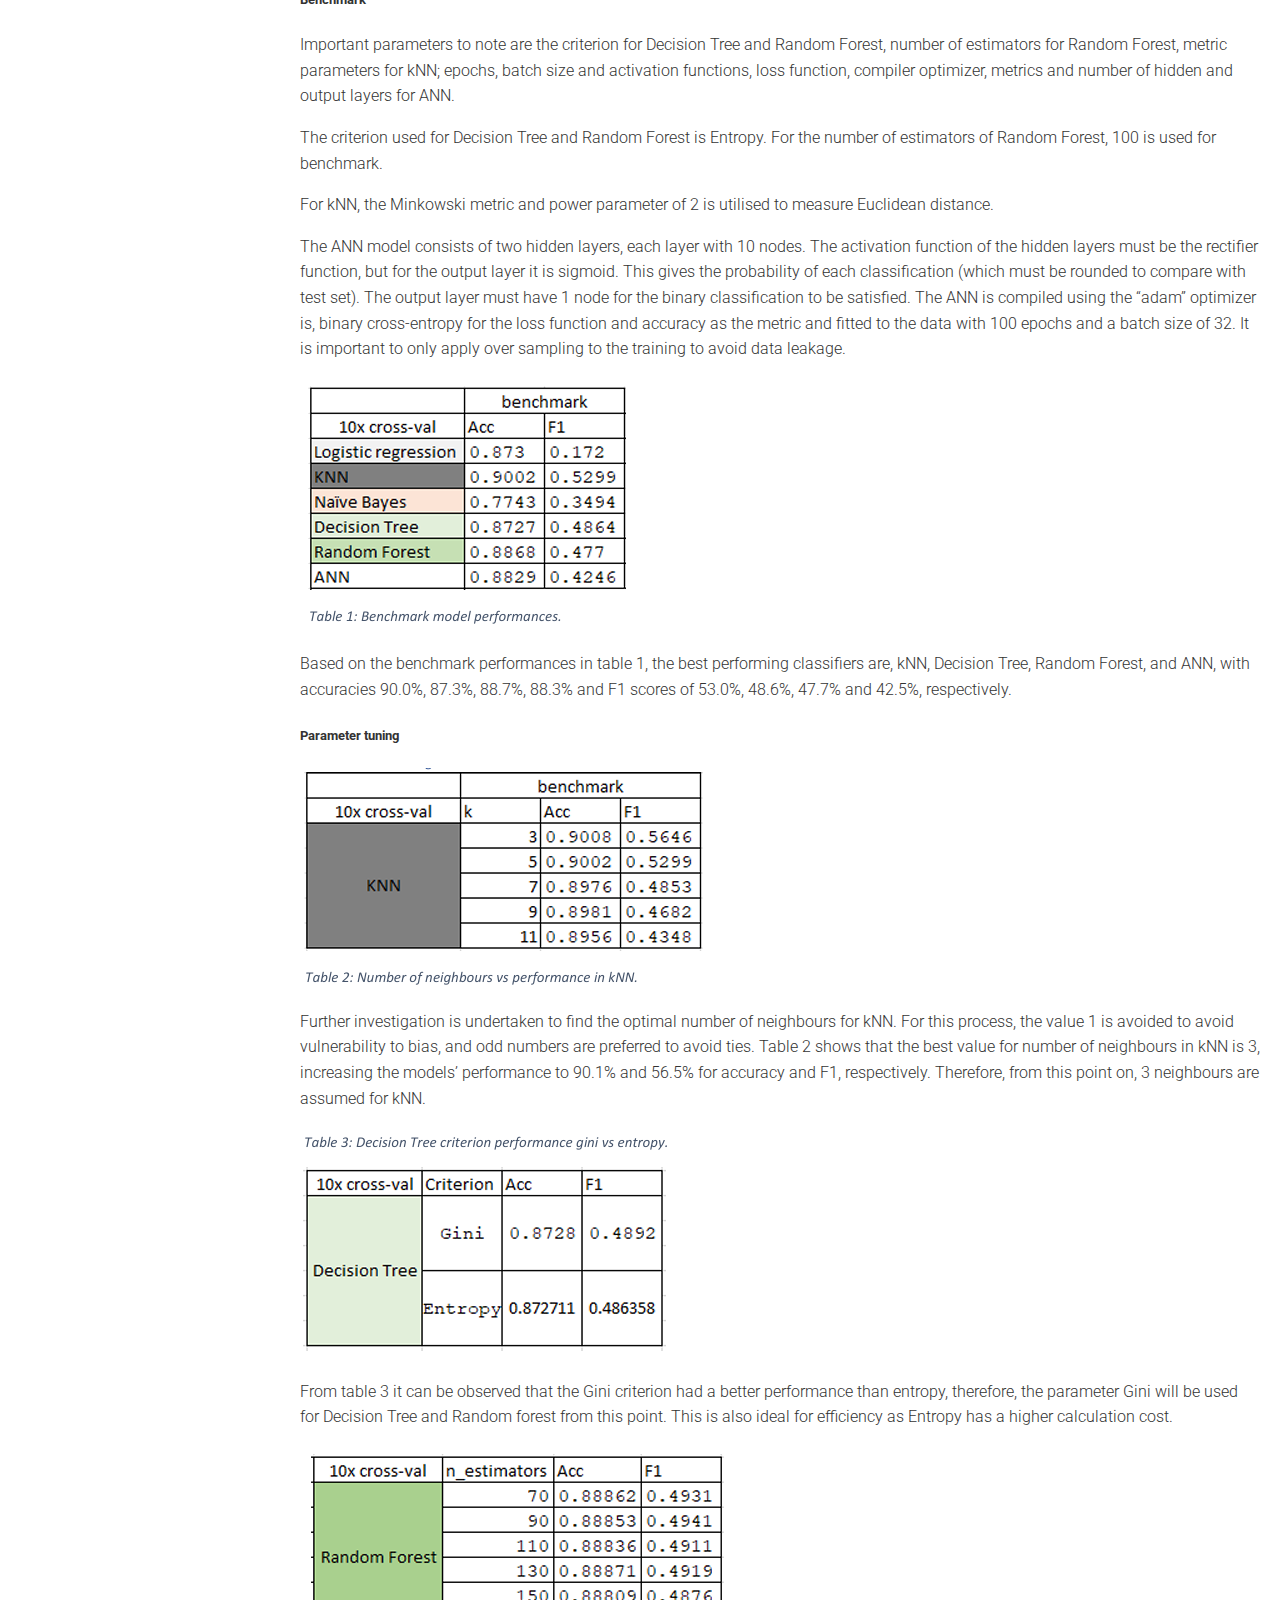
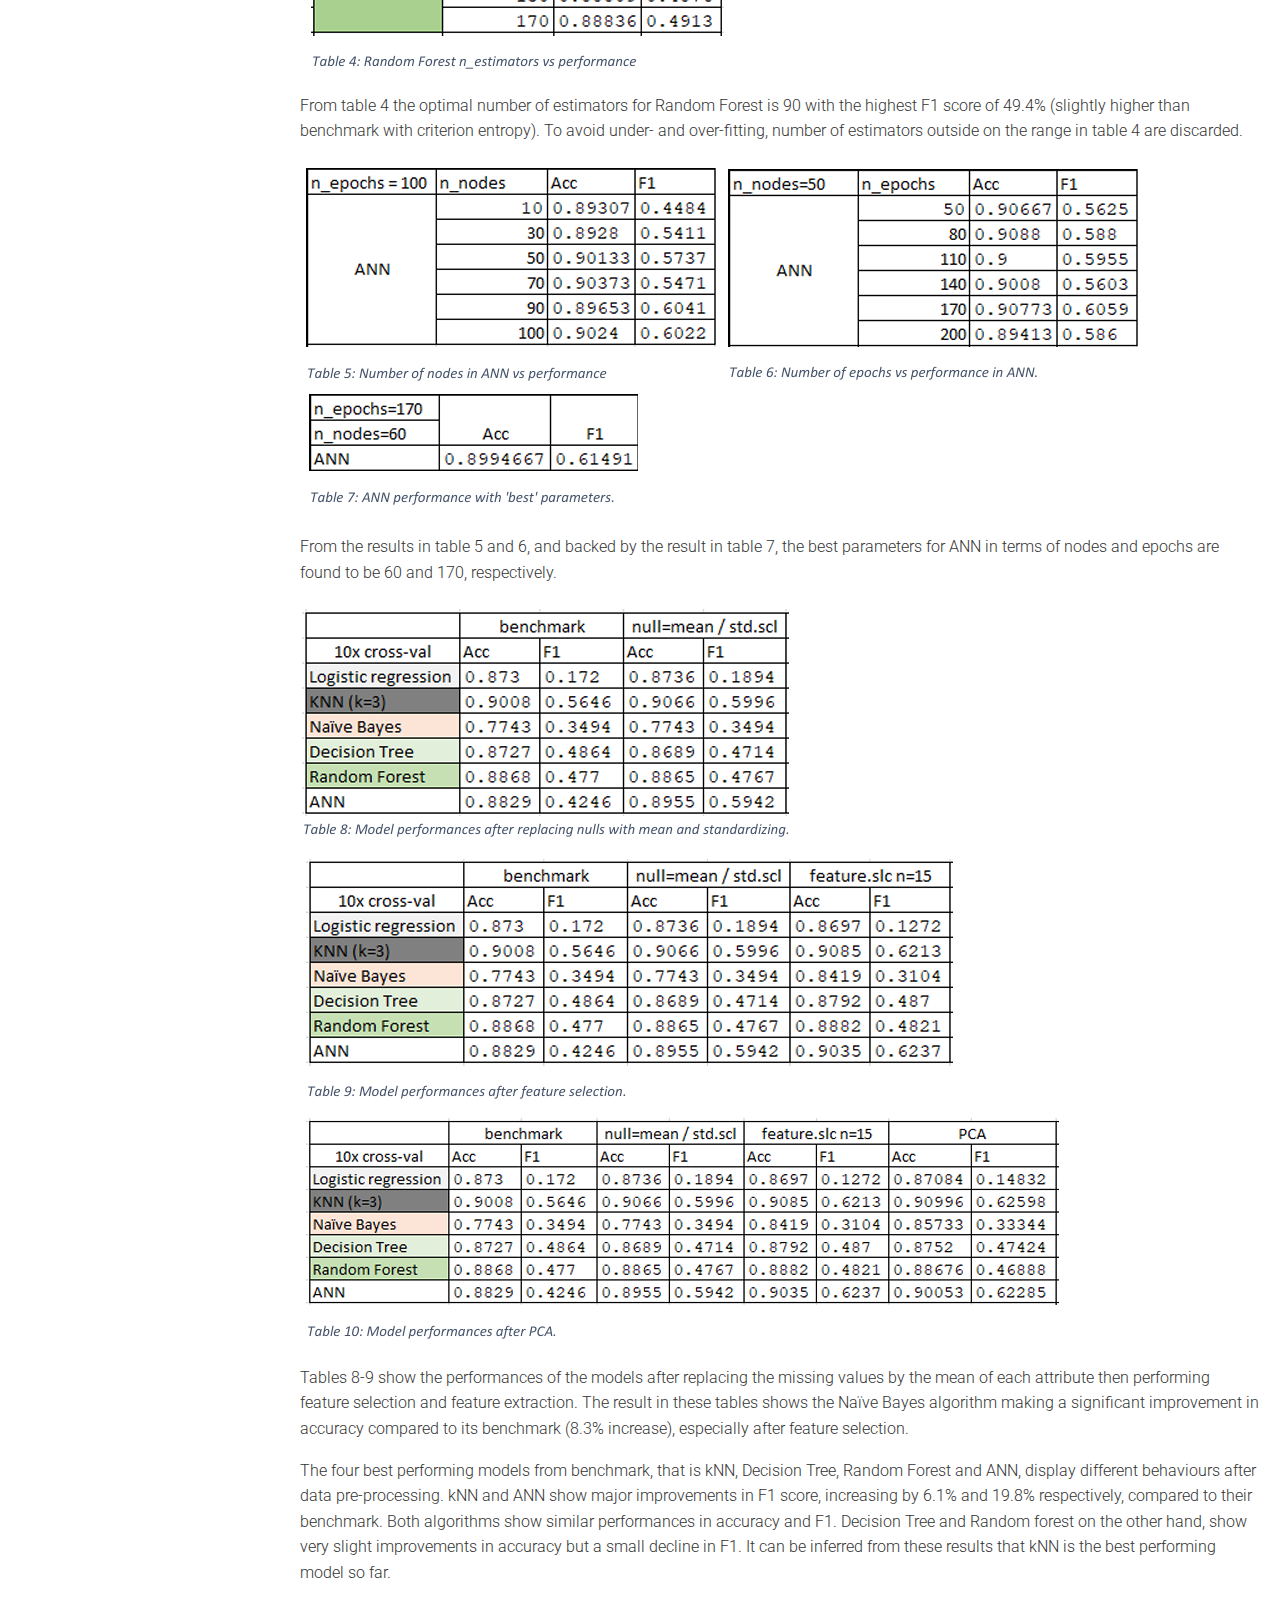
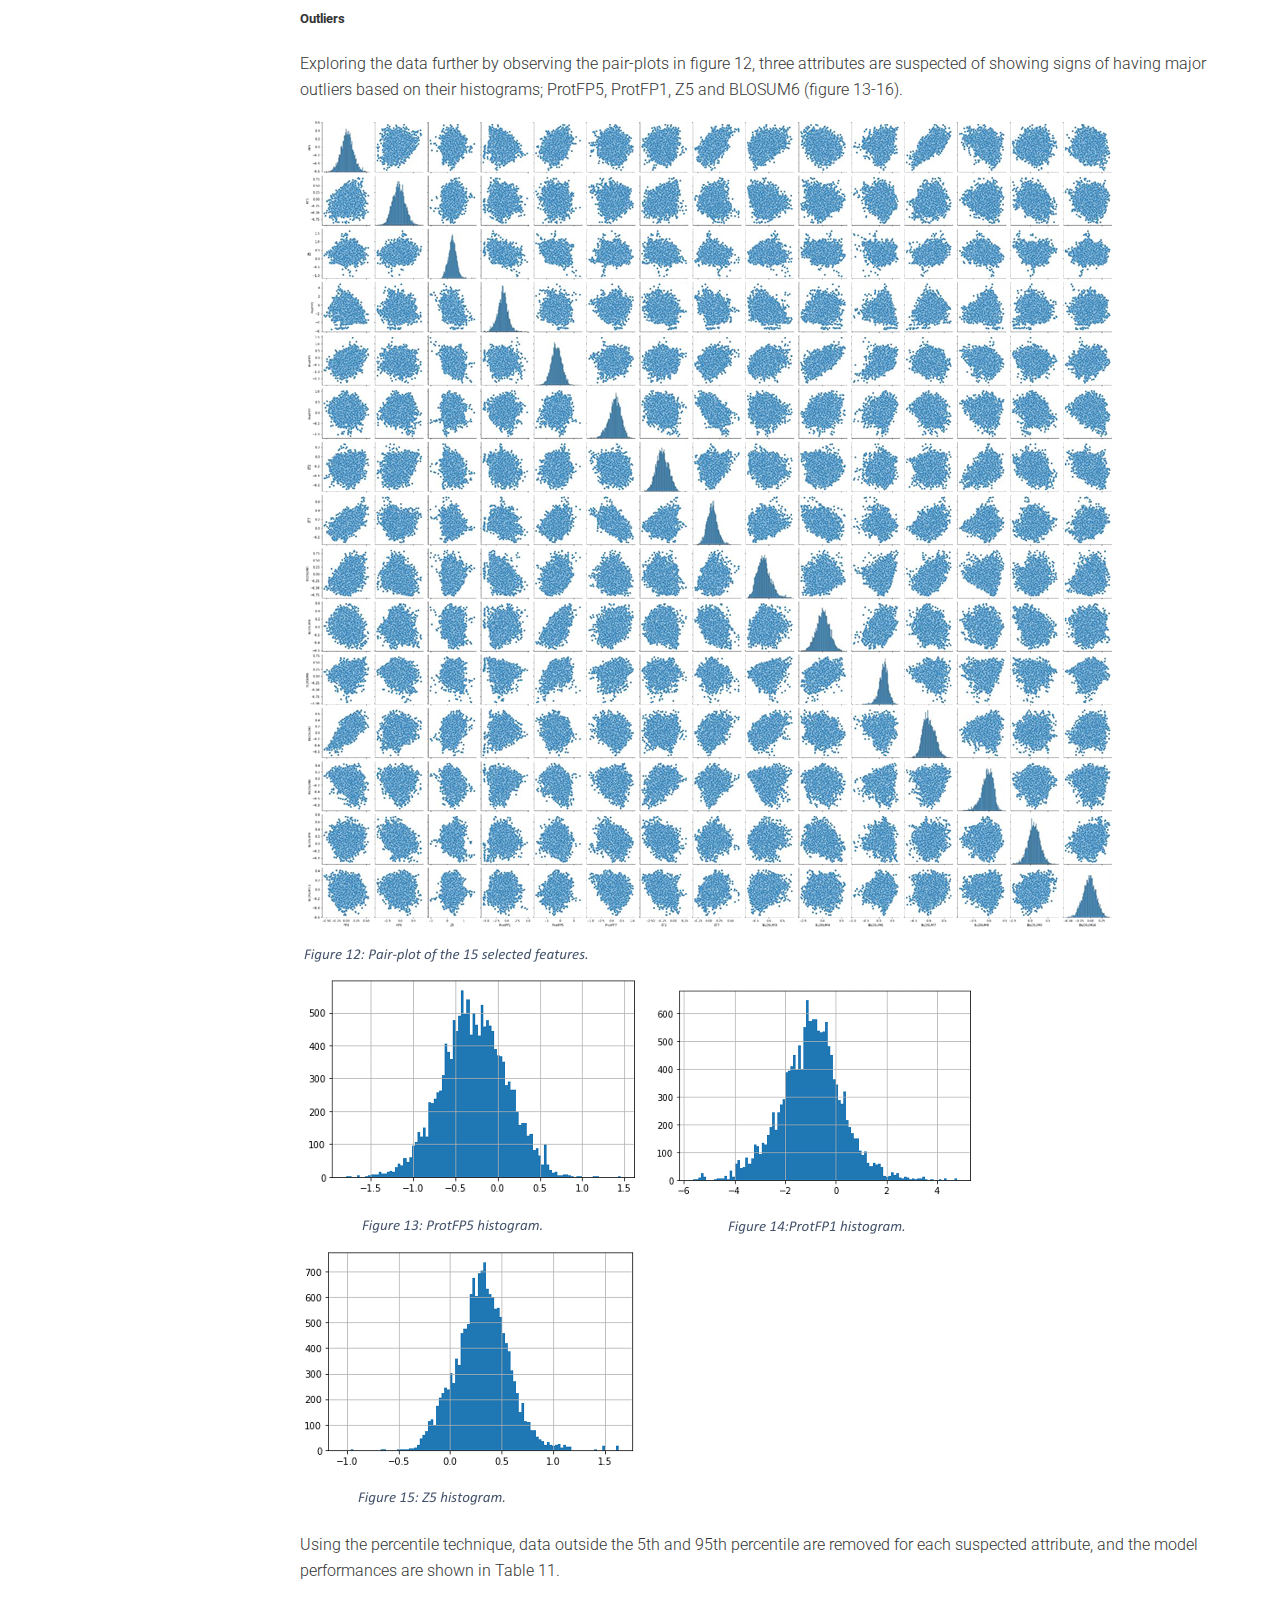
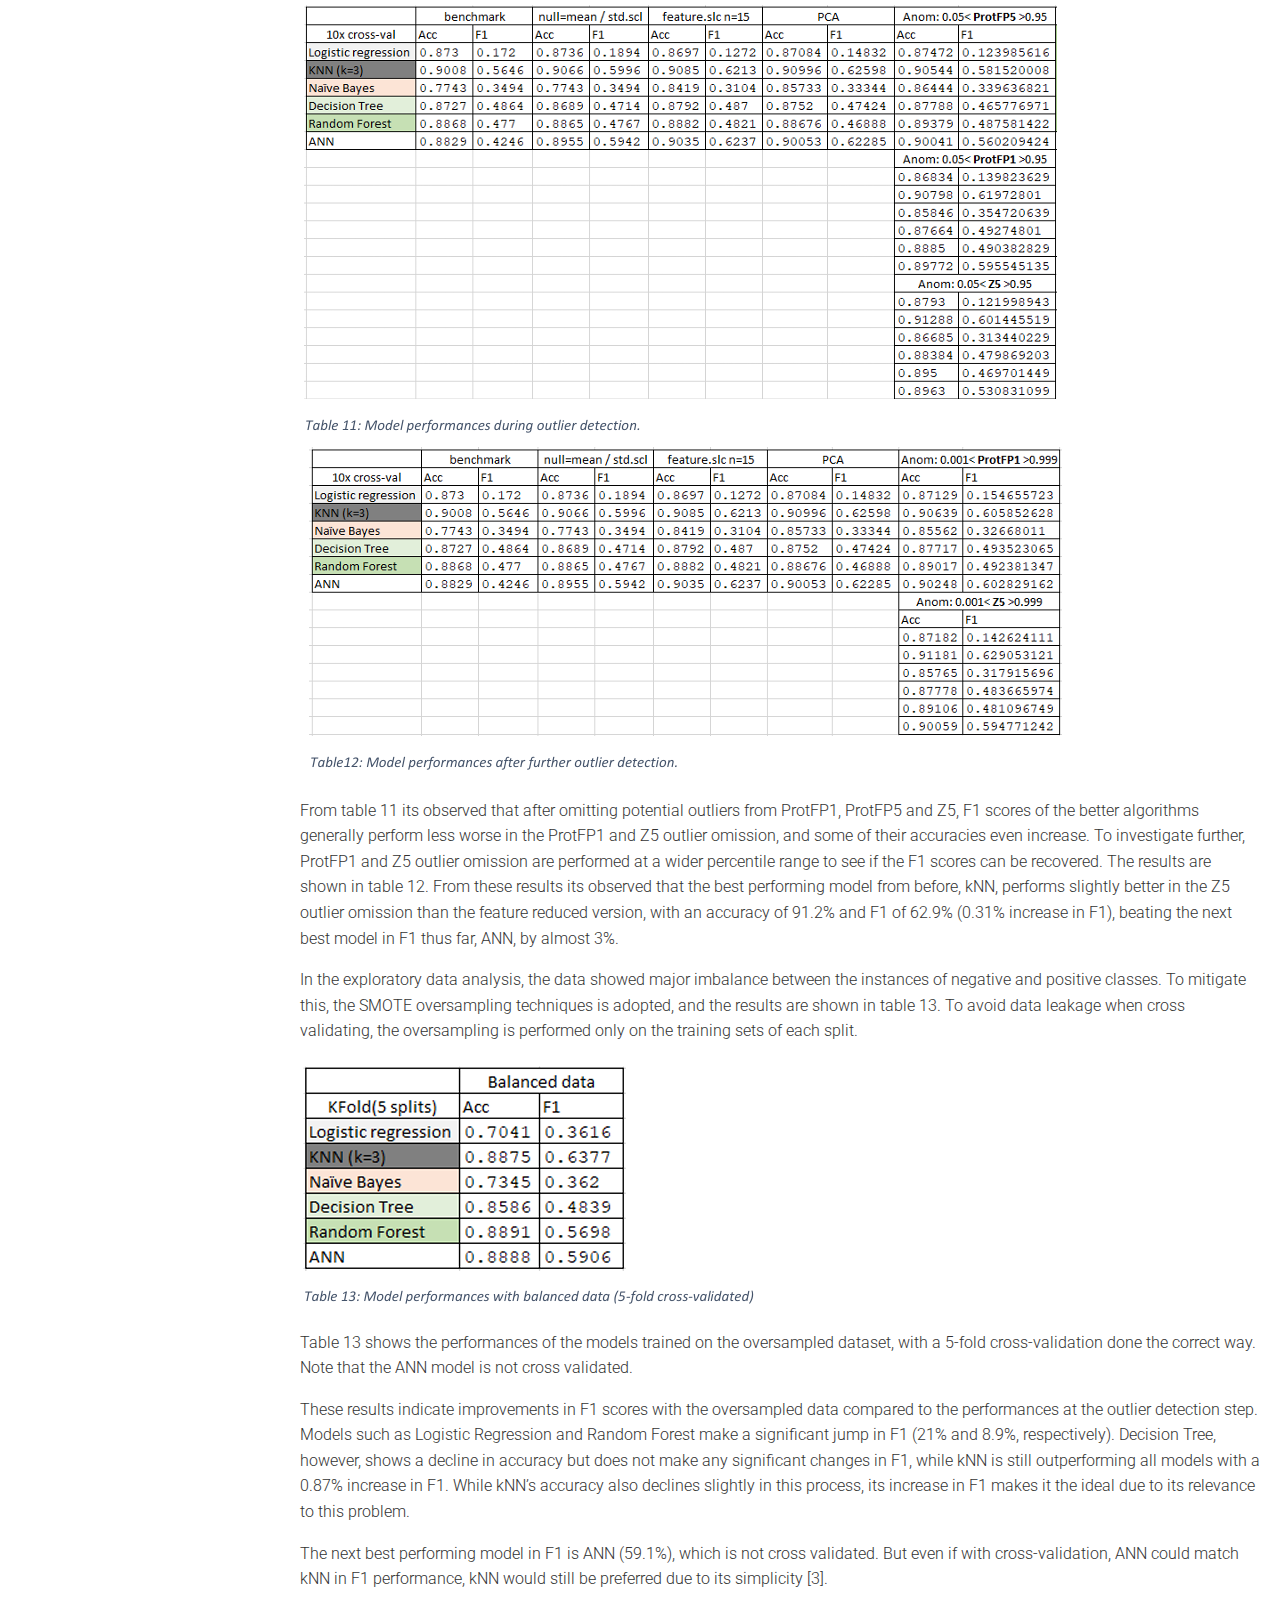
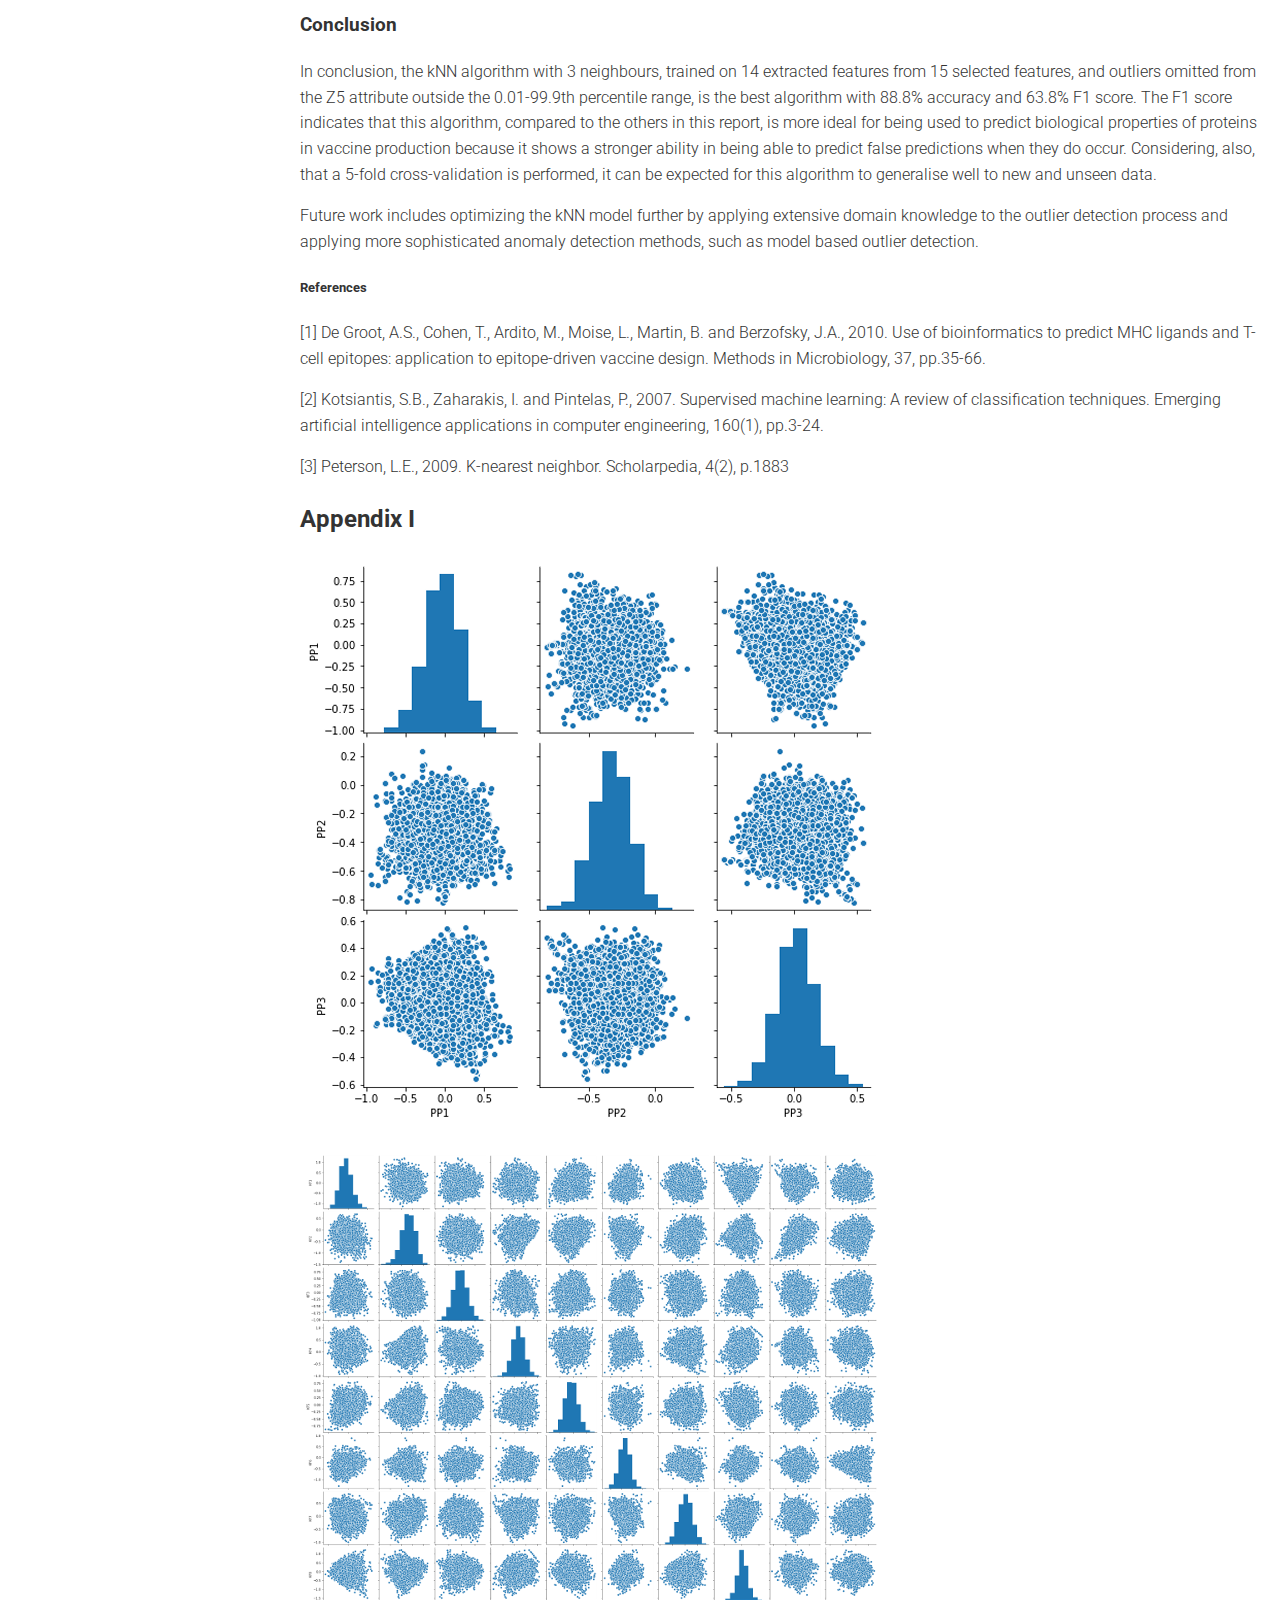
<file: dataMiningReport.html>
<!DOCTYPE html>
<html lang="en">
<head>
    <meta charset="UTF-8">
    <meta name="viewport" content="width=device-width, initial-scale=1.0">
    <link rel="stylesheet" href="https://cdnjs.cloudflare.com/ajax/libs/font-awesome/4.7.0/css/font-awesome.min.css">
    <link rel="stylesheet" href="style.css">
    <link href="https://fonts.googleapis.com/css2?family=Roboto:wght@300;400;700&display=swap" rel="stylesheet">
    <title>Rezaatae.GitHub.io</title>
</head>
<body>
    <header>
        <nav>
            <a href="./">Rezaatae</a>
            <a href="./resume">CV/Resume</a>
            <a href="./portfolio">Portfolio</a>
        </nav>
    </header>

    <div class="content-wrapper">
        <aside class="left-section">
            <div class="profile">
                <div class="profile-image">
                    <img src="./assets/photo.jpg" alt="Picture">
                </div>
                <div class="profile-details">
                    <div>
                        <h3>Reza Ataeigharacheh</h3>
                    </div>
                    <div>
                        <p>Software Developer</p>
                    </div>
            </div>
            </div>
            <div class="social-links">
                <a><i class="fa fa-map-marker"></i> Leicester, UK</a>
                <a href="https://github.com/Rezaatae"><i class="fa fa-github"></i> Github</a>
                <a href="https://linkedin.com/in/reza-ataeigharacheh-62172a17b"><i class="fa fa-linkedin-square" style="color:#0077B5;"></i> LinkedIn</a>
            </div>
        </aside>

        <main class="right-section">
            <h1>Predicting biological properties from protein sequences properties.</h1>
            
                <h3>Abstract</h3>

                <p>The concept that biological entities are composed of patterns lies at the core of the bioinformatics 
                discipline [1]. Discovering, describing, and interpreting these patterns can allow approximate 
                predictions of their functions [1], for example, the ability of a molecule to trigger an immune 
                response [1]. The prediction of these functions is a major factor in producing new vaccines. 
                However, experimental determination of these biological properties can be expensive and time
                consuming at best, and at a time like the Covid-19 pandemic, the production time for new vaccines 
                becomes ever more crucial to saving lives. This calls for the development of predictive 
                computational models. 
                </p>
                
                <p>This report will present the exploration of a dataset related to linear B-Cell epitopes, comprising of 
                    66 attributes and 15000 observations, and the development of 6 data mining algorithms, Logistic 
                    Regression, K-Nearest Neighbours (kNN), Naive Bayes, Decision Tree, Random Forest, and Artificial 
                    Neural Networks (ANN) using this dataset. Finally, the models will be compared based on their 
                    accuracy and F1 score, showing kNN with 3 neighbours to be the best performing algorithm with an 
                    accuracy of 88.8% and F1 score of 63.8%. 
                </p>

                <h3>Introduction</h3>
                <p>Classification is a form of supervised machine learning. This process consists of the search for a 
                    concise and meaningful model that uses externally supplied instances to produce general 
                    hypotheses, which then make predictions about future instances [2]. 
                </p>
                <h4>
                    Model Performance Metrics 
                </h4>
                <p>Accuracy is the fraction of correct predictions (number of all true predictions divided by the number 
                    of all predictions). The higher the accuracy score, the better the model performance. Accuracy is an 
                    ideal measure for when true positives and true negatives are more important.
                </p>
                <p>
                    F1 score can be interpreted as the weighted average of the precision and recall (two times the 
                    precision by recall, divided by the sum of precision and recall). F1 score is considered perfect at 1, 
                    and at its worst, 0. F1 score is a more important measure when false negatives and false positives 
                    are more crucial as it can correctly identify threats and predict false alarms. For this reason, F1 score 
                    will be the focus of model evaluation in this report, because false alarms in a medical process can be 
                    detrimental to people’s lives. 
                </p>

                <h3>Methodology</h3>

                <p>
                    All stages of the data analysis procedure for this report have been carried out on Jupiter Notebook. 
                    The first stage uses the Pandas and NumPy packages to import and explore the data in detail and the 
                    relationships between them. Matplotlib and Seaborn have also been utilised to further explore the 
                    data by visualising them and their properties. Subsequently, SciKit-Learn has been used for most of 
                    the data pre-processing and model development. However, the feature selection procedure, data 
                    balancing and the ANN model required different packages. Mlxtend, Imbalanced-Learn and 
                    TensorFlow were the packages used for these processes, respectively; and all required to be 
                    installed on the environment, Anaconda Navigator in this case. 
                </p>
                <h3>Data Analysis</h3>
                <h4>Exploratory Data Analysis</h4>

                <p>
                    he data consists of 15000 observations with the first two attributes being ID and Epitope, last 
                    attribute being the categorical classes and the rest (66) being continuous measured attributes. There 
                    are 6652 unique IDs, 2854 unique Epitopes, 2 unique class categories (positive or negative). The number of observations per class, 13046 (negative) and 1954 (positive) indicate an imbalance in the 
                    dataset, therefore, data balancing must be carried out to mitigate this imbalance.
                </p>
                <p>
                    All continuous attributes have complete (15000) observations except KF6 (7307), KF9 (7307), KF10 
                    (3707), F1 (1186), T2 (14504) and ST7 (14919). These missing data will need to be handled in the 
                    data pre-processing stage. 
                </p>

                <p>
                    Using the Matplotlib package in Python, a series of histograms are produced and displayed in figures 
                    1 to 10. From these figures, a normal gaussian distribution can be observed for all features. These 
                    figures also show each feature occupying a slightly different scale of values, and even though the 
                    difference in scales isn’t astronomical, they we still require standardization in the pre-processing 
                    stage to prevent attributes skewing the results due to their difference in scale. 
                </p>
                <img src="./assets/Figure1.png" alt="alt">
                <img src="./assets/Figure2.png" alt="alt">
                <img src="./assets/Figure3.png" alt="alt">
                <img src="./assets/Figure4.png" alt="alt">
                <img src="./assets/Figure5.png" alt="alt">
                <img src="./assets/Figure6.png" alt="alt">
                <img src="./assets/Figure7.png" alt="alt">
                <img src="./assets/Figure8.png" alt="alt">
                <img src="./assets/Figure9.png" alt="alt">
                <img src="./assets/Figure10.png" alt="alt">
                <p>
                    After producing several pair-plots in Seaborn, the plot in figure 11 shows one the more interesting 
                    plots produced, with very strong positive correlation between some features (e.g., T1 and ST1. 
                    Further plots are attached to appendix I alongside the variances of all the attribute. From the 
                    variances in appendix I, features T1, ProtFP1 and ProtFP2 have the highest variances (>1)). This can 
                    be seen in the histograms above also. Some of these attributes can be expected to show up after 
                    feature selection as data with high variances can sometimes play big roles in influencing results. 
                </p>
                <img src="./assets/Figure11.png" alt="alt">
                <p>
                    From the pair-plots in appendix I it can be observed that there are not many correlations between 
                    attributes of the same ‘family’, except some weak correlations in the ST scales (ST), hydrophobic, 
                    steric and electronic properties (VHSE), and topological descriptors (T). 
                </p>
                <h4>Data Pre-processing</h4>
                <p>
                    First step is separating the 66 attributes as x and the class as y. The class attributes, y, must then be 
                    encoded so that models can understand them. In this case, LabelEncoder from SciKit-Learn is used to 
                    encode the negative and positive labels as 0 and 1 respectively. 
                </p>
                <h5>Splitting the data</h5>
                <p>Before changing the data in any other way, it is important to split the data into training and test sets 
                    to avoid data leakage. Here the data has been split by a ratio of 0.75 to 0.25.</p>
                <h5>Missing values</h5>
                <p>Next step is to deal with missing values. For the benchmark models, missing values will be replaced 
                    by 0. For the optimized models, however, the null values of each attribute will be replaced by the 
                    mean of each attribute for null values belonging to that feature. This is an appropriate decision for 
                    the dataset as the histograms in the exploratory data analysis show a normal gaussian distribution, 
                    therefore replacing missing values by the mean is ideal because it allows to keep the maximum 
                    number of observations to optimally train the models with, while also not skewing the results very 
                    much. The alternative to this would be to drop the null values, but since there are 7693 tuples that 
                    contain at least one null value, dropping them would substantially decrease the size of the dataset 
                    and likely produce an underfitted model. </p>
                <p>
                    An average value is calculated for the test set independently instead of using the same average 
                    values from the training set, this is done to avoid data leakage.
                </p>
                <h5>Feature scaling</h5>
                <p>The benchmark models do not require any feature scaling in this report, as the goal of the 
                    benchmark models is to analyse the performance of models using the raw data. However, for the 
                    optimized models, to make sure attributes of a different scale do not overpower the results, 
                    standardization is performed to keep all the data in the same range while preserving their relative 
                    relationship. </p>
                <p>It is important to note that both training and test sets are standardized using the same scale, 
                    otherwise it would defeat the purpose of this step and skew the results. </p>

                <h5>Feature selection/extraction</h5>
                <p>
                    To ensure conciseness in the optimized models, techniques must be used to obtain an optimal 
                    subset of features that the models can use and produce relevant results. Two techniques are 
                    considered for this: feature extraction and feature selection.  
                </p>
                <p>
                    The difference between the two is that feature selection selects only the features of the original 
                    dataset that help the model perform best, whereas in feature extraction, the original features are 
                    rendered to create new ones that will do the same. Principle Component Analysis (PCA) is an 
                    example of feature extraction. Step-forward and step-backward sequential feature selection are 
                    powerful examples of performing feature selection. Both feature reduction techniques are 
                    performed on the data and their effects analysed.  
                </p>

                <h5>Data balancing </h5>
                <p>
                    For the benchmark models, no data balancing technique will be adopted. For optimized models 
                    however, the SMOTE over sampling technique will be carried out to balance out the data. This 
                    technique is ideal compared to other techniques such as under-sampling because it uses the kNN 
                    technique to predict new datapoints based on the pre-existing relationships between the 
                    observations. This can produce samples much closer to the real-world. Also, under-sampling requires 
                    much bigger datasets to produce very meaningful results because under sampling with small 
                    datasets can produce a bunch of underfit models. 
                </p>
                <h4>Model Development</h4>
                <p>For the benchmark performances, all models will be trained on default parameters where possible. 
                    At a later stage, parameter tuning is carried out to find the ideal parameters for each model.  </p>
                <p>When randomization is required, random state 0 is utilised. </p>
                <p>Code samples are provided in appendix II for better description of how the models were trained and 
                    optimized. </p>
                <h5>
                    Benchmark
                </h5>
                <p>
                    As stated before, the benchmark model only requires the null values in the data to be replaced by 0 
                    so than all models can run, and no other pre-processing is performed. This is used to compare the 
                    model performances with after optimization. 
                </p>
                <h5>
                    Optimization
                </h5>
                <p>Firstly, to optimize the models, further pre-processing is carried out. This consists of replacing the 
                    null values by the mean of each attribute and performing standardization on the data.</p>
                <p>Next, feature selection is performed on the data and the 15 most effective features are taken 
                    forward. Subsequently, feature extraction is performed using PCA reducing the features to 14. This is 
                    done to fulfil the goal of classification machine learning, which consists of developing a concise and 
                    meaningful model.</p>
                <p>To omit outliers from the data, the plots of the 15 selected features are observed and the ones 
                    showing possible outliers are used to remove anomalies with, using the percentile method. The 15 
                    features are then reduced to 14 using PCA for a more concise and meaningful model.</p>
                <p>Finally, the data is balanced using SMOTE over sampling. </p>
                <p>It is important to note that a 10-fold cross-validation is carried out for all models (This excludes the 
                    ANN model). This is to get a true measure for the generalizability of the models to novel data and 
                    not just the training performance.</p>

                <h3>
                    Results & Discussion
                </h3>
                <h5>
                    Benchmark
                </h5>
                <p>Important parameters to note are the criterion for Decision Tree and Random Forest, number of 
                    estimators for Random Forest, metric parameters for kNN; epochs, batch size and activation 
                    functions, loss function, compiler optimizer, metrics and number of hidden and output layers for 
                    ANN. </p>
                <p>The criterion used for Decision Tree and Random Forest is Entropy. For the number of estimators of 
                    Random Forest, 100 is used for benchmark. </p>
                <p>For kNN, the Minkowski metric and power parameter of 2 is utilised to measure Euclidean distance.</p>
                <p>The ANN model consists of two hidden layers, each layer with 10 nodes. The activation function of 
                    the hidden layers must be the rectifier function, but for the output layer it is sigmoid. This gives the 
                    probability of each classification (which must be rounded to compare with test set). The output layer 
                    must have 1 node for the binary classification to be satisfied. The ANN is compiled using the “adam” 
                    optimizer is, binary cross-entropy for the loss function and accuracy as the metric and fitted to the 
                    data with 100 epochs and a batch size of 32. It is important to only apply over sampling to the 
                    training to avoid data leakage.</p>

                <img src="./assets/table1.png" alt="alt">
                <p>Based on the benchmark performances in table 1, the best performing classifiers are, kNN, Decision 
                    Tree, Random Forest, and ANN, with accuracies 90.0%, 87.3%, 88.7%, 88.3% and F1 scores of 53.0%, 
                    48.6%, 47.7% and 42.5%, respectively.</p>

                <h5>Parameter tuning</h5>
                <img src="./assets/table2.png" alt="alt">
                <p>Further investigation is undertaken to find the optimal number of neighbours for kNN. For this 
                    process, the value 1 is avoided to avoid vulnerability to bias, and odd numbers are preferred to avoid 
                    ties. Table 2 shows that the best value for number of neighbours in kNN is 3, increasing the models’ 
                    performance to 90.1% and 56.5% for accuracy and F1, respectively. Therefore, from this point on, 3 
                    neighbours are assumed for kNN. </p>
                    <img src="./assets/table3.png" alt="alt">
                    <p>From table 3 it can be observed that the Gini criterion had a better performance than entropy, 
                        therefore, the parameter Gini will be used for Decision Tree and Random forest from this point. This 
                        is also ideal for efficiency as Entropy has a higher calculation cost.</p>
                    <img src="./assets/table4.png" alt="alt">
                    <p>From table 4 the optimal number of estimators for Random Forest is 90 with the highest F1 score of 
                        49.4% (slightly higher than benchmark with criterion entropy). To avoid under- and over-fitting, 
                        number of estimators outside on the range in table 4 are discarded. </p>
                        <img src="./assets/table5.png" alt="alt">
                        <img src="./assets/table6.png" alt="alt">
                        <img src="./assets/table7.png" alt="alt">
                    <p>From the results in table 5 and 6, and backed by the result in table 7, the best parameters for ANN in 
                        terms of nodes and epochs are found to be 60 and 170, respectively.</p>

                        <img src="./assets/table8.png" alt="alt">
                        <img src="./assets/table9.png" alt="alt">
                        <img src="./assets/table10.png" alt="alt">

                    <p>Tables 8-9 show the performances of the models after replacing the missing values by the mean of 
                        each attribute then performing feature selection and feature extraction. The result in these tables 
                        shows the Naïve Bayes algorithm making a significant improvement in accuracy compared to its 
                        benchmark (8.3% increase), especially after feature selection.  </p>
                    <p>The four best performing models from benchmark, that is kNN, Decision Tree, Random Forest and 
                        ANN, display different behaviours after data pre-processing. kNN and ANN show major 
                        improvements in F1 score, increasing by 6.1% and 19.8% respectively, compared to their benchmark. 
                        Both algorithms show similar performances in accuracy and F1. Decision Tree and Random forest on 
                        the other hand, show very slight improvements in accuracy but a small decline in F1. It can be 
                        inferred from these results that kNN is the best performing model so far. </p>
                    <h5>Outliers</h5>
                    <p>Exploring the data further by observing the pair-plots in figure 12, three attributes are suspected of 
                        showing signs of having major outliers based on their histograms; ProtFP5, ProtFP1, Z5 and BLOSUM6 (figure 13-16).</p>
                    
                        <img src="./assets/Figure12.png" alt="alt">
                        <img src="./assets/Figure13.png" alt="alt">
                        <img src="./assets/Figure14.png" alt="alt">    
                        <img src="./assets/Figure15.png" alt="alt">
                    <p>Using the percentile technique, data outside the 5th and 95th percentile are removed for each 
                        suspected attribute, and the model performances are shown in Table 11.</p>

                        <img src="./assets/table11.png" alt="alt">
                        <img src="./assets/table12.png" alt="alt">
                        <p>From table 11 its observed that after omitting potential outliers from ProtFP1, ProtFP5 and Z5, F1 
                            scores of the better algorithms generally perform less worse in the ProtFP1 and Z5 outlier omission, 
                            and some of their accuracies even increase. To investigate further, ProtFP1 and Z5 outlier omission 
                            are performed at a wider percentile range to see if the F1 scores can be recovered. The results are 
                            shown in table 12. From these results its observed that the best performing model from before, 
                            kNN, performs slightly better in the Z5 outlier omission than the feature reduced version, with an 
                            accuracy of 91.2% and F1 of 62.9% (0.31% increase in F1), beating the next best model in F1 thus far, 
                            ANN, by almost 3%. </p>
                        <p>In the exploratory data analysis, the data showed major imbalance between the instances of 
                            negative and positive classes. To mitigate this, the SMOTE oversampling techniques is adopted, and 
                            the results are shown in table 13. To avoid data leakage when cross validating, the oversampling is 
                            performed only on the training sets of each split.</p>

                            <img src="./assets/table13.png" alt="alt">
                        <p>Table 13 shows the performances of the models trained on the oversampled dataset, with a 5-fold 
                            cross-validation done the correct way. Note that the ANN model is not cross validated.</p>
                        <p>These results indicate improvements in F1 scores with the oversampled data compared to the 
                            performances at the outlier detection step. Models such as Logistic Regression and Random Forest 
                            make a significant jump in F1 (21% and 8.9%, respectively). Decision Tree, however, shows a decline 
                            in accuracy but does not make any significant changes in F1, while kNN is still outperforming all 
                            models with a 0.87% increase in F1. While kNN’s accuracy also declines slightly in this process, its 
                            increase in F1 makes it the ideal due to its relevance to this problem.</p>
                        <p>The next best performing model in F1 is ANN (59.1%), which is not cross validated. But even if with 
                            cross-validation, ANN could match kNN in F1 performance, kNN would still be preferred due to its 
                            simplicity [3].</p>
                        <h3>Conclusion</h3>
                        <p>In conclusion, the kNN algorithm with 3 neighbours, trained on 14 extracted features from 15 
                            selected features, and outliers omitted from the Z5 attribute outside the 0.01-99.9th percentile 
                            range, is the best algorithm with 88.8% accuracy and 63.8% F1 score. The F1 score indicates that this 
                            algorithm, compared to the others in this report, is more ideal for being used to predict biological 
                            properties of proteins in vaccine production because it shows a stronger ability in being able to 
                            predict false predictions when they do occur. Considering, also, that a 5-fold cross-validation is 
                            performed, it can be expected for this algorithm to generalise well to new and unseen data. </p>
                        <p>Future work includes optimizing the kNN model further by applying extensive domain knowledge to 
                            the outlier detection process and applying more sophisticated anomaly detection methods, such as 
                            model based outlier detection.</p>

                        <h5>References</h5>
                        <p>[1] De Groot, A.S., Cohen, T., Ardito, M., Moise, L., Martin, B. and Berzofsky, J.A., 2010. Use of 
                            bioinformatics to predict MHC ligands and T-cell epitopes: application to epitope-driven vaccine 
                            design. Methods in Microbiology, 37, pp.35-66. </p>
                        <p>[2] Kotsiantis, S.B., Zaharakis, I. and Pintelas, P., 2007. Supervised machine learning: A review of 
                            classification techniques. Emerging artificial intelligence applications in computer engineering, 160(1), 
                            pp.3-24. </p>
                        <p>[3] Peterson, L.E., 2009. K-nearest neighbor. Scholarpedia, 4(2), p.1883 </p>

                    <h2>Appendix I</h2>
                    <img src="./assets/ap1f1.png" alt="alt">
                    <img src="./assets/ap1f2.png" alt="alt">
                    <img src="./assets/ap1f3.png" alt="alt">
                    <img src="./assets/ap1f4.png" alt="alt">
                    <img src="./assets/ap1f5.png" alt="alt">
                    <img src="./assets/ap1f6.png" alt="alt">
                    <img src="./assets/ap1f7.png" alt="alt">
                    <img src="./assets/ap1f8.png" alt="alt">
                    <img src="./assets/ap1f9.png" alt="alt">
                    <img src="./assets/ap1f10.png" alt="alt">
                    <img src="./assets/ap1f11.png" alt="alt">
                    <img src="./assets/ap1f12.png" alt="alt">

                    <h2>Appendix II</h2>
                    <img src="./assets/Figure16.png" alt="alt">
                    <img src="./assets/appendixfig1.png" alt="alt">
                    <img src="./assets/Figure17.png" alt="alt">
                    <img src="./assets/Figure18-21.png" alt="alt">
                    <img src="./assets/appendixfigure2.png" alt="alt" >
        </main>
    </div>

    <footer>
        <p>&copy; 2024 Reza Ataeigharacheh.</p>
    </footer>
</body>
</html>
</file>
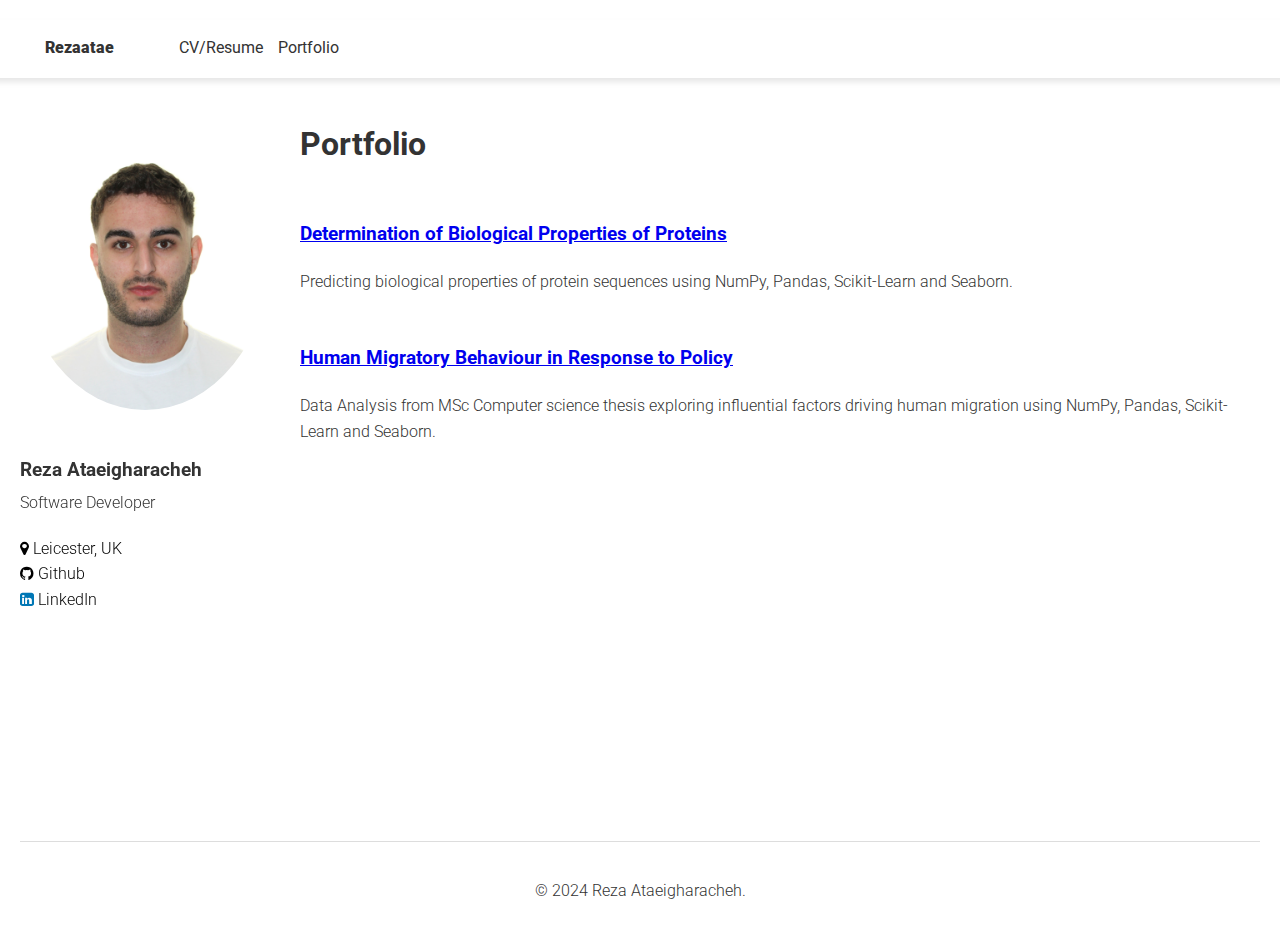
<file: portfolio.html>
<!DOCTYPE html>
<html lang="en">
<head>
    <meta charset="UTF-8">
    <meta name="viewport" content="width=device-width, initial-scale=1.0">
    <link rel="stylesheet" href="https://cdnjs.cloudflare.com/ajax/libs/font-awesome/4.7.0/css/font-awesome.min.css">
    <link rel="stylesheet" href="style.css">
    <link href="https://fonts.googleapis.com/css2?family=Roboto:wght@300;400;700&display=swap" rel="stylesheet">
    <title>Rezaatae.GitHub.io</title>
</head>
<body>
    <header>
        <nav>
            <a href="./">Rezaatae</a>
            <a href="./resume">CV/Resume</a>
            <a href="./portfolio">Portfolio</a>
        </nav>
    </header>

    <div class="content-wrapper">
        <aside class="left-section">
            <div class="profile">
                <div class="profile-image">
                    <img src="./assets/photo.jpg" alt="Picture">
                </div>
                <div class="profile-details">
                    <div>
                        <h3>Reza Ataeigharacheh</h3>
                    </div>
                    <div>
                        <p>Software Developer</p>
                    </div>
            </div>
            </div>
            <div class="social-links">
                <a><i class="fa fa-map-marker"></i> Leicester, UK</a>
                <a href="https://github.com/Rezaatae"><i class="fa fa-github"></i> Github</a>
                <a href="https://linkedin.com/in/reza-ataeigharacheh-62172a17b"><i class="fa fa-linkedin-square" style="color:#0077B5;"></i> LinkedIn</a>
            </div>
        </aside>

        <main class="right-section">
            <h1>Portfolio</h1>
            <div class="portfolio-item">            
                <a href="./dataMiningReport"><h3>Determination of Biological Properties of Proteins</h3></a>
                <p>Predicting biological properties of protein sequences using NumPy, Pandas, Scikit-Learn and Seaborn.</p>
            </div>
            <div class="portfolio-item">
                <a href="./abm"><h3>Human Migratory Behaviour in Response to Policy</h3></a>
                <p>Data Analysis from MSc Computer science thesis exploring influential factors driving human migration using NumPy, Pandas, Scikit-Learn and Seaborn.</p>
            </div>
        </main>
    </div>

    <footer>
        <p>&copy; 2024 Reza Ataeigharacheh.</p>
    </footer>
</body>
</html>
</file>
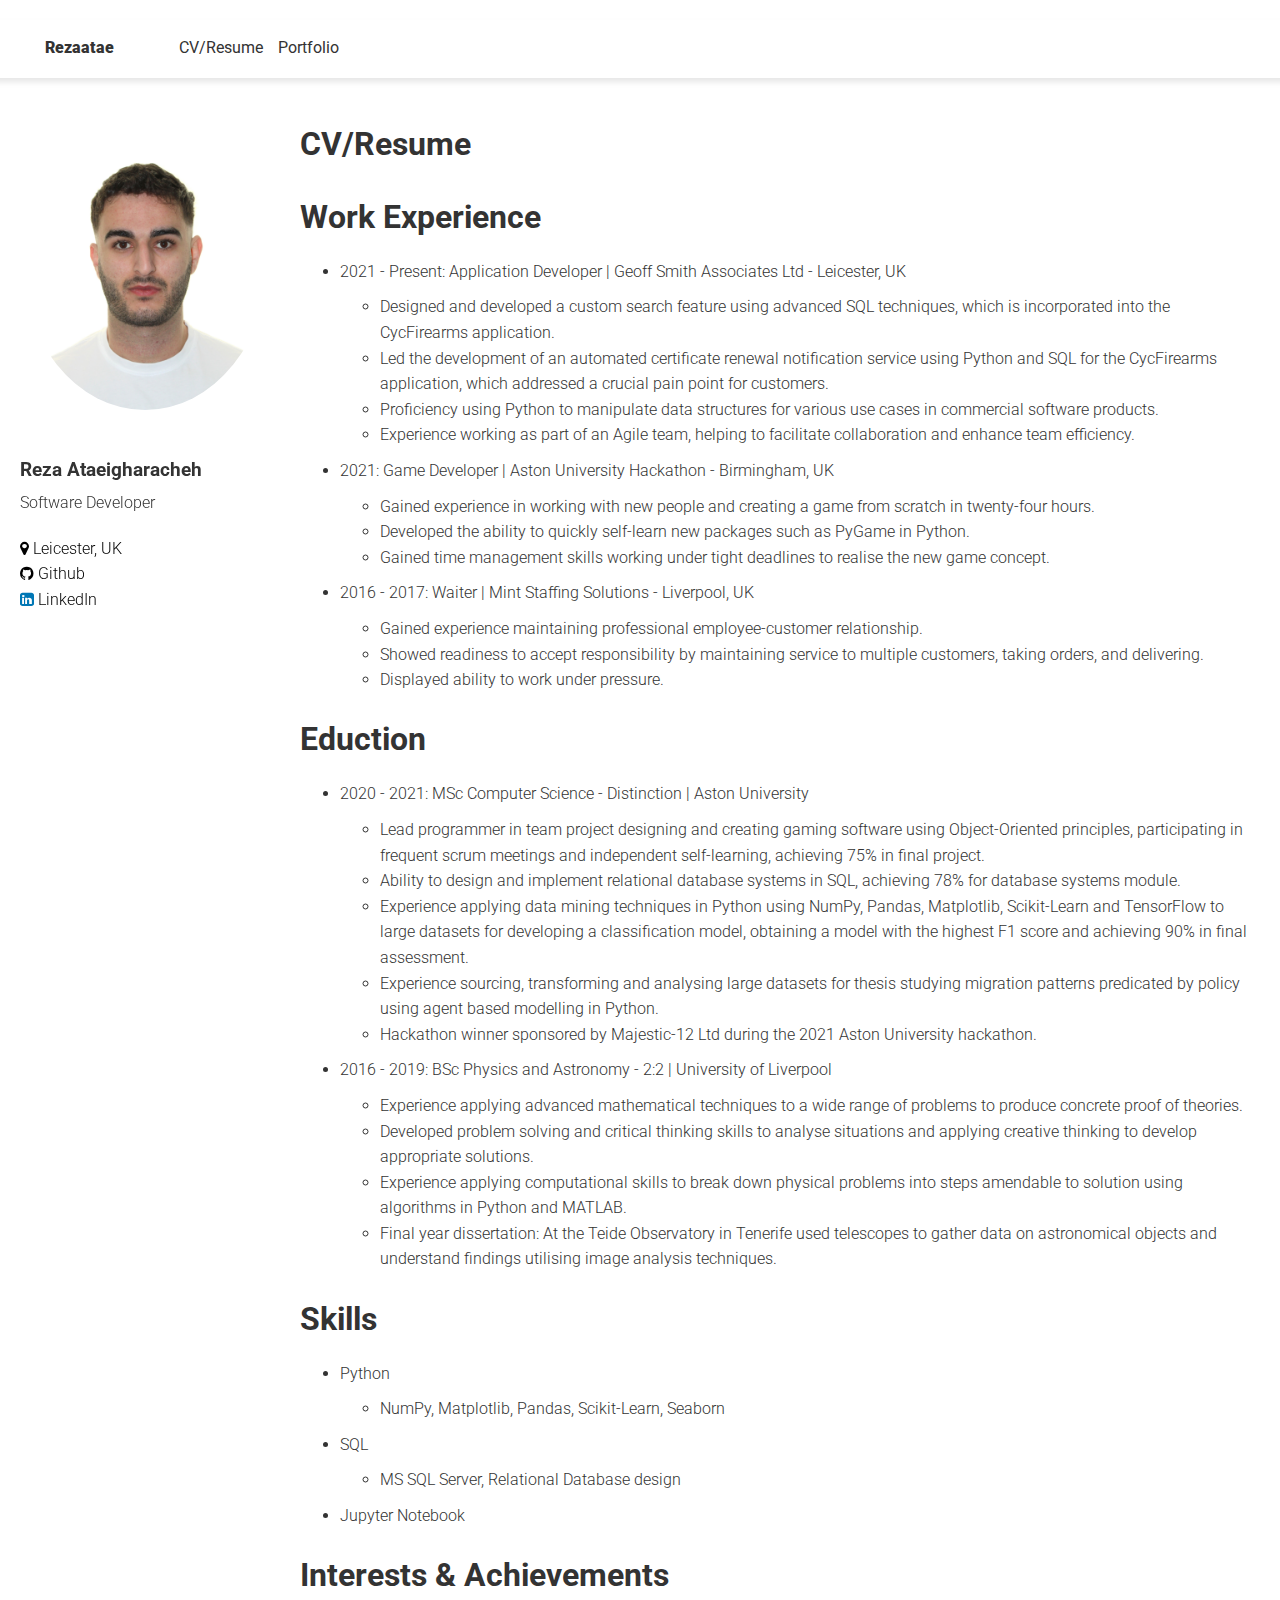
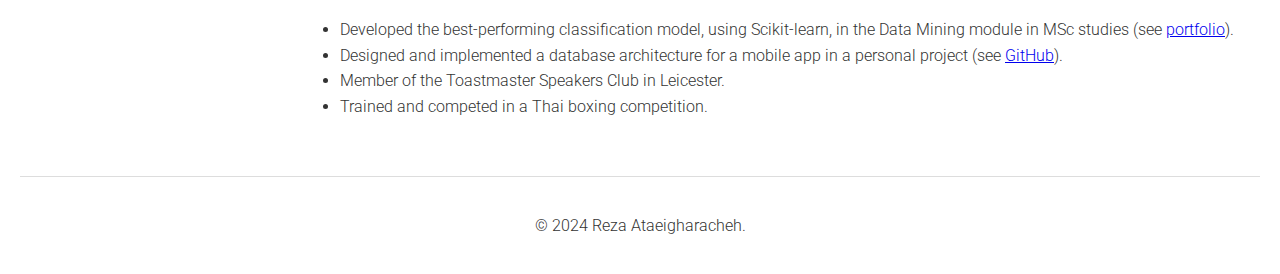
<file: resume.html>
<!DOCTYPE html>
<html lang="en">
<head>
    <meta charset="UTF-8">
    <meta name="viewport" content="width=device-width, initial-scale=1.0">
    <link rel="stylesheet" href="https://cdnjs.cloudflare.com/ajax/libs/font-awesome/4.7.0/css/font-awesome.min.css">
    <link rel="stylesheet" href="style.css">
    <link href="https://fonts.googleapis.com/css2?family=Roboto:wght@300;400;700&display=swap" rel="stylesheet">
    <title>Rezaatae.GitHub.io</title>
</head>
<body>
    <header>
        <nav>
            <a href="./">Rezaatae</a>
            <a href="./resume">CV/Resume</a>
            <a href="./portfolio">Portfolio</a>
        </nav>
    </header>

    <div class="content-wrapper">
        <aside class="left-section">
            <div class="profile">
                <div class="profile-image">
                    <img src="./assets/photo.jpg" alt="Picture">
                </div>
                <div class="profile-details">
                    <div>
                        <h3>Reza Ataeigharacheh</h3>
                    </div>
                    <div>
                        <p>Software Developer</p>
                    </div>
            </div>
            </div>
            <div class="social-links">
                <a><i class="fa fa-map-marker"></i> Leicester, UK</a>
                <a href="https://github.com/Rezaatae"><i class="fa fa-github"></i> Github</a>
                <a href="https://linkedin.com/in/reza-ataeigharacheh-62172a17b"><i class="fa fa-linkedin-square" style="color:#0077B5;"></i> LinkedIn</a>
            </div>
        </aside>

        <main class="right-section">
            <h1>CV/Resume</h1>
            <h1>Work Experience</h1>
            <ul class="parent-list">
                <li>2021 - Present: Application Developer | Geoff Smith Associates Ltd - Leicester, UK
                    <ul>
                        <li>Designed and developed a custom search feature using advanced SQL techniques, which is incorporated into the CycFirearms application.</li>
                        <li>Led the development of an automated certificate renewal notification service using
                            Python and SQL for the CycFirearms application, which addressed a crucial pain point
                            for customers.</li>
                        <li>Proficiency using Python to manipulate data structures for various use cases in commercial software products.</li>
                        <li>Experience working as part of an Agile team, helping to facilitate collaboration and enhance team efficiency.</li>
                    </ul>
                </li>
                <li>2021: Game Developer | Aston University Hackathon - Birmingham, UK
                    <ul>
                        <li>Gained experience in working with new people and creating a game from scratch in twenty-four hours.</li>
                        <li>Developed the ability to quickly self-learn new packages such as PyGame in Python.</li>
                        <li>Gained time management skills working under tight deadlines to realise the new game concept.</li>
                    </ul>
                </li>
                <li>2016 - 2017: Waiter | Mint Staffing Solutions - Liverpool, UK
                    <ul>
                        <li>Gained experience maintaining professional employee-customer relationship.</li>
                        <li>Showed readiness to accept responsibility by maintaining service to multiple customers, taking orders, and delivering.</li>
                        <li>Displayed ability to work under pressure.</li>
                    </ul>
                </li>
            </ul>
            <h1>Eduction</h1>
            <ul class="parent-list">
                <li>2020 - 2021:  MSc Computer Science - Distinction | Aston University
                    <ul>
                        <li>Lead programmer in team project designing and creating gaming software using Object-Oriented principles, participating in frequent scrum meetings and independent self-learning, achieving 75% in final project.</li>
                        <li>Ability to design and implement relational database systems in SQL, achieving 78% for
                            database systems module.</li>
                        <li>Experience applying data mining techniques in Python using NumPy, Pandas, Matplotlib, Scikit-Learn and TensorFlow to large datasets for developing a classification
                            model, obtaining a model with the highest F1 score and achieving 90% in final assessment.</li>
                        <li>Experience sourcing, transforming and analysing large datasets for thesis studying migration patterns predicated by policy using agent based modelling in Python.</li>
                        <li>Hackathon winner sponsored by Majestic-12 Ltd during the 2021 Aston University hackathon.</li>
                    </ul>
                </li>
                <li>2016 - 2019: BSc Physics and Astronomy - 2:2 | University of Liverpool
                    <ul>
                        <li>Experience applying advanced mathematical techniques to a wide range of problems to
                            produce concrete proof of theories.</li>
                        <li>Developed problem solving and critical thinking skills to analyse situations and applying
                            creative thinking to develop appropriate solutions.</li>
                        <li>Experience applying computational skills to break down physical problems into steps
                            amendable to solution using algorithms in Python and MATLAB.
                            </li>
                            <li>Final year dissertation: At the Teide Observatory in Tenerife used telescopes to gather
                                data on astronomical objects and understand findings utilising image analysis techniques.
                                </li>
                    </ul>
                </li>
            </ul>

            <h1>Skills</h1>
            <ul class="parent-list">
                <li>Python
                    <ul>
                        <li>NumPy, Matplotlib, Pandas, Scikit-Learn, Seaborn</li>
                    </ul>
                </li>
                <li>SQL
                    <ul>
                        <li>MS SQL Server, Relational Database design</li>
                    </ul>
                </li>
                <li>Jupyter Notebook</li>
            </ul>

            <h1>Interests & Achievements</h1>
            <ul>
                <li>Developed the best-performing classification model, using Scikit-learn, in the Data Mining module in MSc studies (see <a href="./portfolio">portfolio</a>).
                </li>
                <li>Designed and implemented a database architecture for a mobile app in a personal project (see <a href="https://github.com/Rezaatae">GitHub</a>).</li>
                <li>Member of the Toastmaster Speakers Club in Leicester.</li>
                <li>Trained and competed in a Thai boxing competition.</li>
            </ul>
        </main>
    </div>

    <footer>
        <p>&copy; 2024 Reza Ataeigharacheh.</p>
    </footer>
</body>
</html>
</file>
<file: style.css>
body {
    font-family: 'Roboto', Arial, sans-serif;
    font-weight: 300;
    line-height: 1.6;
    color: #333;
    max-width: 100vw;
    margin: 0 auto;
    padding: 20px;
    display: flex;
    flex-direction: column;
    min-height: 100vh;
}
header {
    width: 100vw; /* Make the header full-width */
    display: flex;
    justify-content: space-between;
    align-items: center;
    margin-bottom: 20px;
    padding: 15px;
    background-color: #ffffff;
    box-shadow: 0 4px 6px rgba(0, 0, 0, 0.1); /* Slight shadow */
    position: relative;
    left: -50px;
    right: -50px;
    margin-left: 10px;
    margin-right: 10px;
}

nav {
    display: flex;
    flex-direction: row;
}
nav a {
    margin-left: 15px;
    text-decoration: none;
    color: #333;
    position: relative;
    padding-bottom: 2px;
    font-weight: 400;
}
nav a::after {
    content: '•';
    position: absolute;
    bottom: -10px;
    left: 50%;
    transform: translateX(-50%);
    font-size: 20px;
    opacity: 0;
    transition: opacity 0.3s ease-in-out, bottom 0.3s ease-in-out;
}
nav a:hover::after {
    opacity: 1;
    bottom: -15px;
}
nav a:first-child {
    margin-right: 50px;
    margin-left: 50px;
    font-weight: 900;
}
.content-wrapper {
    display: flex;
    flex-direction: row;
    gap: 30px;
    flex-grow: 1;
}

.left-section {
    width: 250px;
    position: sticky;
    top: 20px;
    align-self: flex-start;
    margin-left: 0;
}

.left-section p {
    margin-top: -15px;
    margin-bottom: 20px;
}
.right-section {
    flex: 1;
}
.profile img {
    width: 100%;
    border-radius: 50%;
    margin-bottom: 20px;
}
h1, h2 {
    margin-bottom: 10px;
}
.social-links {
    display: block;
    margin-top: 10px;
    margin-bottom: 10px;
    margin-right: 20px;
}
.social-links a {
    display: block;
    text-decoration: none;
    color: #000000;
}
footer {
    margin-top: 40px;
    padding-top: 20px;
    border-top: 1px solid #ddd;
    text-align: center;
}


.parent-list ul {
    margin-top: 10px;
    margin-bottom: 10px;
}

.portfolio-item {
    margin-top: 50px;
}

h1, h2, h3 {
    font-weight: 700;
}


@media (max-width: 768px) {
    .content-wrapper {
        flex-direction: column; /* Stack sections on top of each other */
    }

    .profile-image {
        width: 20%;
        height: auto;
        display: flex;
        justify-content: center;
    }

    .left-section {
        width:100%;
        position: relative;
        display: flex;
        flex-direction: row;
        justify-content: center;
        gap: 20px;
    }

    .social-links {
        display: none;
    }

    .profile {
        display: flex;
        flex-direction: row;
        gap: 20px;
    }


    .profile-details {
        width: 50%;
        display: flex;
        flex-direction: column;
        justify-content: center;
        font-size: small;
    }

    img {
        max-width: 100%; /* Ensures the image fits within the container */
        height: auto;    /* Maintains the aspect ratio */
    }
}

img {
    max-width: 100%; /* Ensures the image fits within the container */
    height: auto;    /* Maintains the aspect ratio */
}
</file>
